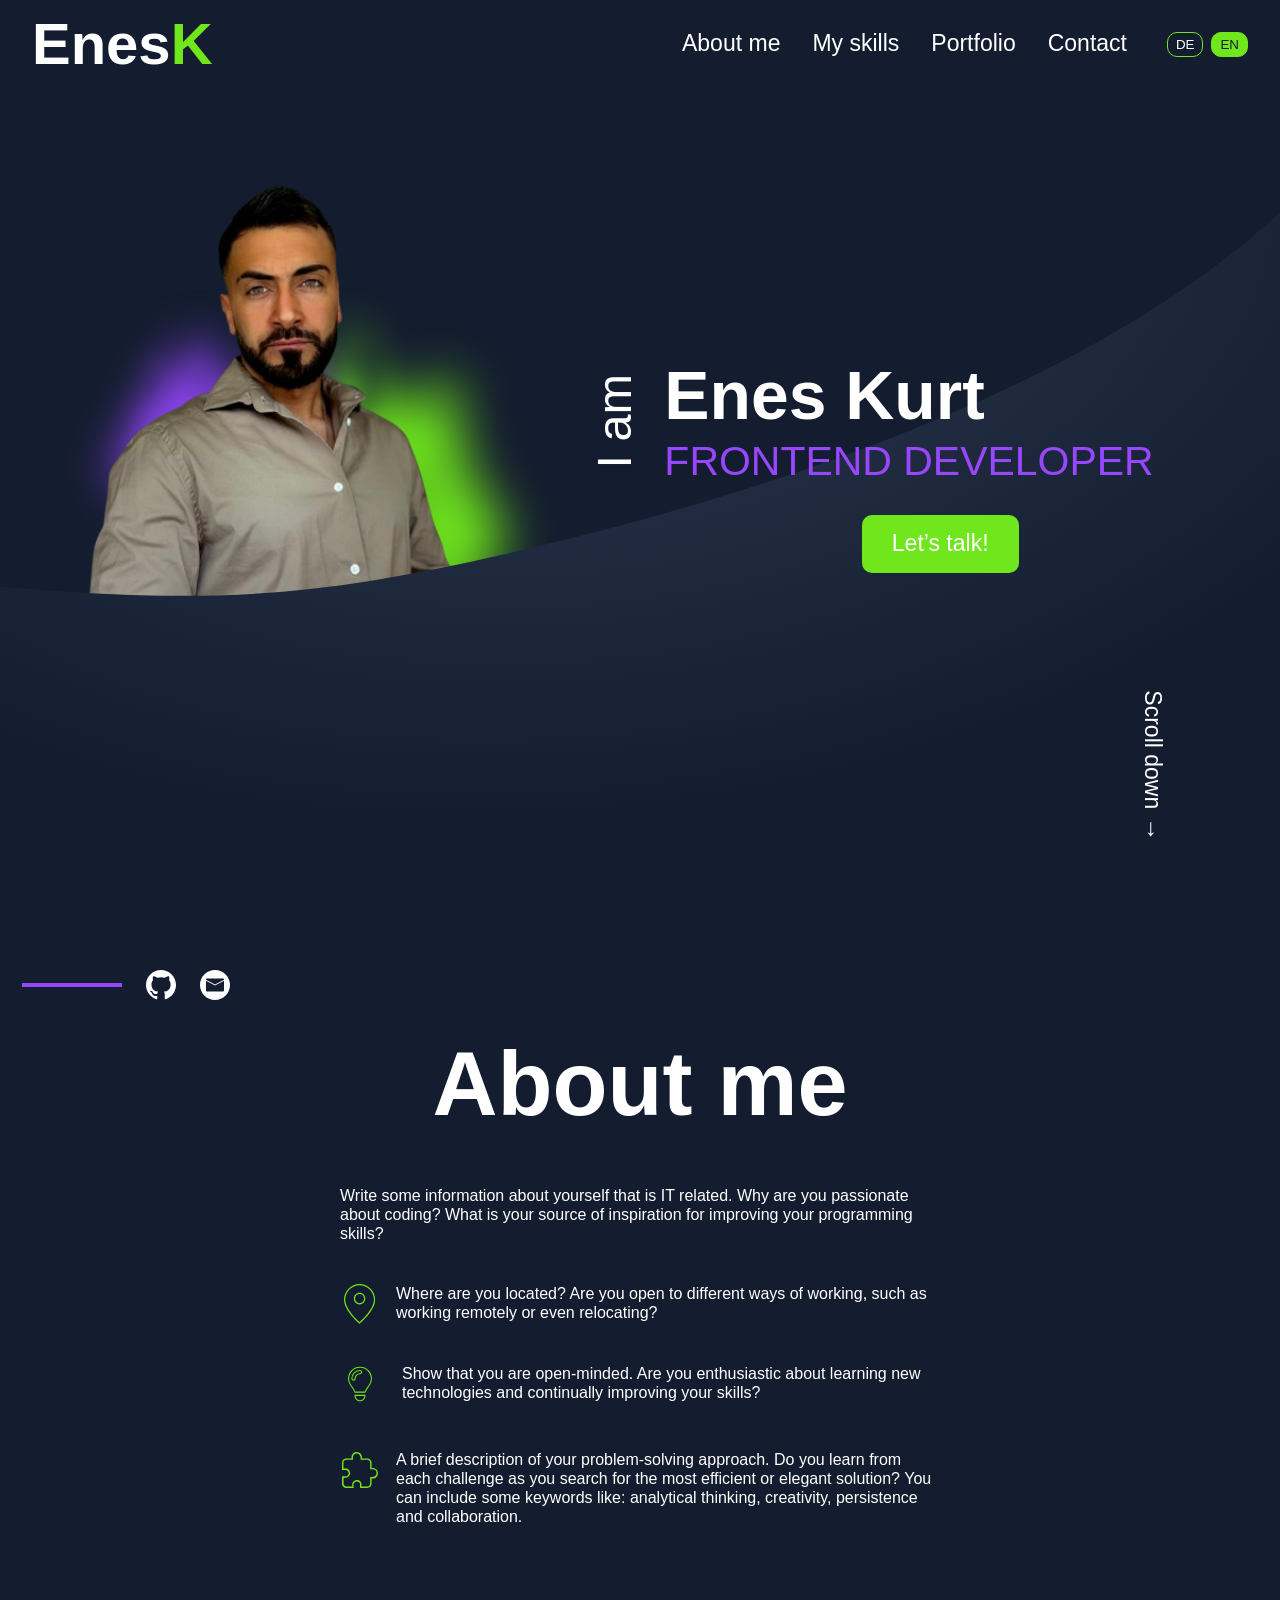
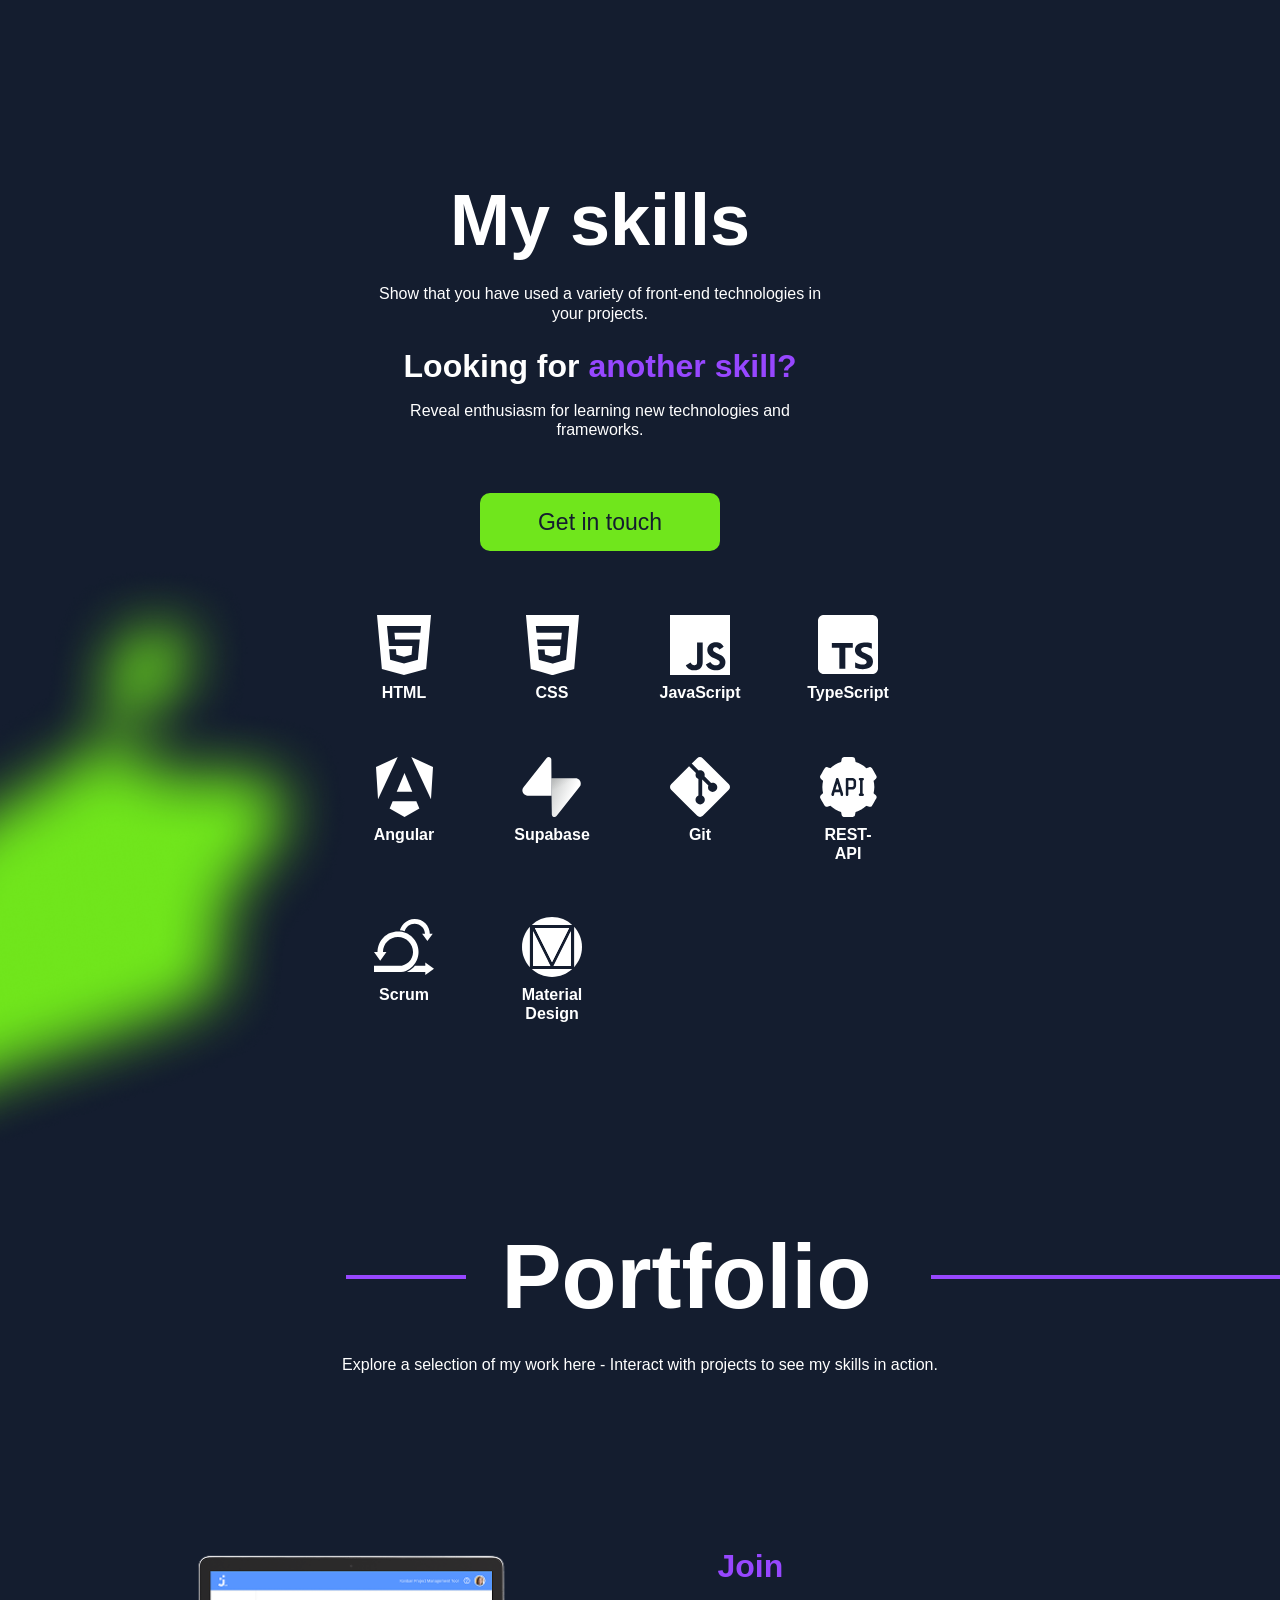
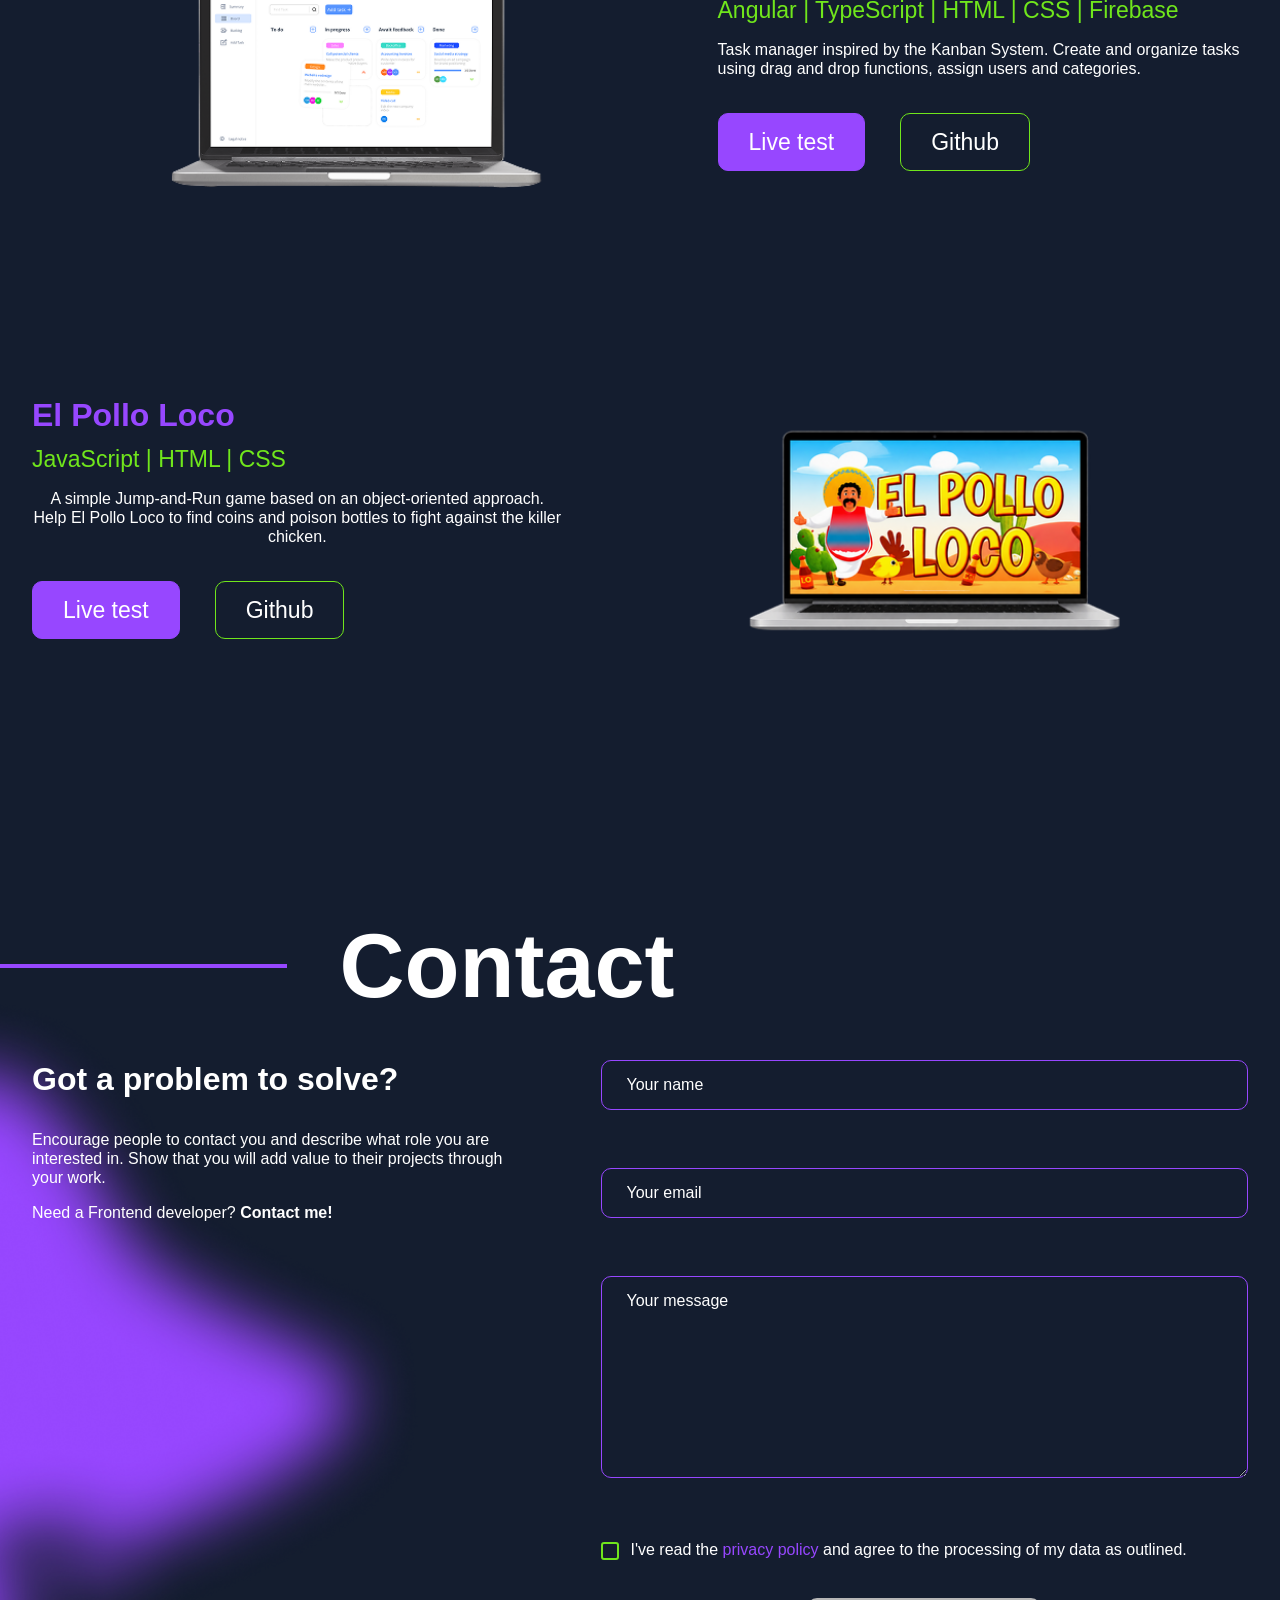
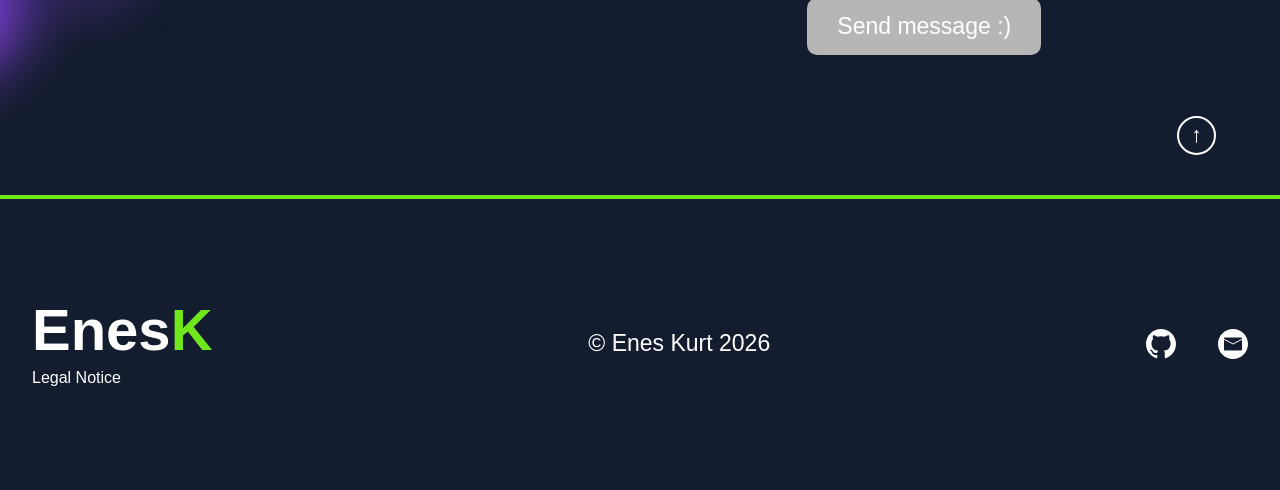
<file: index.html>
<!DOCTYPE html>
<html lang="en" class="language-loading">

<head>
  <meta charset="UTF-8" />
  <meta name="viewport" content="width=device-width, initial-scale=1.0" />

  <title>Enes Kurt | Frontend Developer</title>

  <link rel="icon" type="image/png" href="./assets/img/favicon.png" />

<link
  rel="stylesheet"
  href="https://unpkg.com/aos@2.3.1/dist/aos.css"
/>

<link rel="stylesheet" href="./assets/css/style.css" />
</head>

<body>

    

    
  <!-- HEADER -->
  <header class="navbar">

    <div class="container navbar-container">

      <!-- LOGO -->
      <a href="#top" class="footer-logo">
        Enes<span>K</span>
      </a>

      <!-- BURGER -->
      <button class="burger" id="burger" aria-label="Open menu">
        <span></span>
        <span></span>
        <span></span>
      </button>

      <!-- NAV -->
      <div class="nav-right" id="nav">

        <nav>
         <ul class="nav-list legal-nav-list">

  <li>
    <a href="#about-me" data-de="Über mich" data-en="About me">
      About me
    </a>
  </li>

  <li>
    <a href="#skills" data-de="Meine Skills" data-en="My skills">
      My skills
    </a>
  </li>

  <li>
    <a href="#portfolio" data-de="Portfolio" data-en="Portfolio">
      Portfolio
    </a>
  </li>

  <li>
    <a href="#contact" data-de="Kontakt" data-en="Contact">
      Contact
    </a>
  </li>

</ul>
</nav>

        <!-- LANGUAGE -->
        <div class="language">
          <button id="btn-de" data-lang="de">DE</button>
          <button id="btn-en" data-lang="en" class="active">EN</button>
        </div>

      </div>

    </div>

  </header>

  <!-- MAIN -->
  <main id="top">

 <!-- HERO -->
<section class="hero">

  <!-- WELLE ALS EIGENES ELEMENT -->
  <img
    class="hero-wave"
    src="./assets/img/background.svg"
    alt=""
    aria-hidden="true"
  />

  <div class="container hero-inner">

    <!-- IMAGE -->
    <div class="hero-image">

      <img
        class="hero-shadow"
        src="./assets/img/shadow.jpg"
        alt=""
      />

      <img
        class="hero-photo"
        src="./assets/img/enes.png"
        alt="Enes Kurt"
      />

    </div>

    <!-- TEXT -->
    <div class="hero-content">
 <div class="iam">
  <span data-de="Ich bin" data-en="I am">I am</span>
</div>
      <div class="hero-text">

        <h1>Enes Kurt</h1>

        <h2
          data-de="FRONTEND ENTWICKLER"
          data-en="FRONTEND DEVELOPER"
        >
          FRONTEND DEVELOPER
        </h2>

        <a
          href="#contact"
          class="cta"
          data-de="Lass uns reden!"
          data-en="Let’s talk!"
        >
          Let’s talk!
        </a>

      </div>

    </div>

    <!-- SOCIALS -->
    <div class="hero-socials">

      <div class="hero-line"></div>

      <a
        href="https://github.com/Enes-1905"
        target="_blank"
        rel="noopener noreferrer"
      >
        <img src="./assets/img/githubbutton.svg" alt="GitHub" />
      </a>

      <a href="mailto:kontakt@enes-kurt.de">
        <img src="./assets/img/button.svg" alt="Email" />
      </a>

      
      <a class="hero-email" href="mailto:kontakt@enes-kurt.de">
        kontakt@enes-kurt.de
      </a>

    </div>

    <a href="#about-me" class="scroll-down">

      <span
        class="scroll-text"
        data-de="Runterscrollen"
        data-en="Scroll down"
      >
        Scroll down
      </span>

      <span class="scroll-arrow">
        →
      </span>

    </a>

  </div>

</section>


<!-- ABOUT -->
<section
  id="about-me"
  class="about-section"
  data-aos="fade-up"
>

  <div class="container about-content">

    <!-- TEXT -->
    <div class="about-text">

      <h2 data-de="Über mich" data-en="About me">
        About me
      </h2>

      <p class="about-intro">
        Write some information about yourself that is IT related. Why are you
        passionate about coding? What is your source of inspiration for improving
        your programming skills?
      </p>

      <div class="about-info">
        <img
          class="about-icon about-icon-location"
          src="./assets/img/location.svg"
          alt=""
        />

        <p>
          Where are you located? Are you open to different ways of working,
          such as working remotely or even relocating?
        </p>
      </div>

      <div class="about-info">
        <img
          class="about-icon about-icon-bulb"
          src="./assets/img/bulb.svg"
          alt=""
        />

        <p>
          Show that you are open-minded. Are you enthusiastic about learning
          new technologies and continually improving your skills?
        </p>
      </div>

      <div class="about-info">
        <img
          class="about-icon about-icon-puzzle"
          src="./assets/img/vector.svg"
          alt=""
        />

        <p>
          A brief description of your problem-solving approach. Do you learn
          from each challenge as you search for the most efficient or elegant
          solution? You can include some keywords like: analytical thinking,
          creativity, persistence and collaboration.
        </p>
      </div>

    </div>

    <!-- IMAGE -->
    <div class="about-image-wrapper">
      <div class="about-circle">
        <img
          src="./assets/img/enessss.jpg"
          alt="Enes Kurt"
        />
      </div>

      <div class="about-line"></div>
    </div>

  </div>

</section>

<!-- SKILLS -->
<section
  id="skills"
  class="skills-section"
  data-aos="fade-up"
>

  <div class="container skills-content">

    <!-- ICONS -->
    <div class="skills-icons">

      <div class="skill-item">
        <img src="./assets/img/html.svg" alt="HTML" />
        <span>HTML</span>
      </div>

      <div class="skill-item">
        <img src="./assets/img/css.svg" alt="CSS" />
        <span>CSS</span>
      </div>

      <div class="skill-item">
        <img src="./assets/img/js.svg" alt="JavaScript" />
        <span>JavaScript</span>
      </div>

      <div class="skill-item">
        <img src="./assets/img/type.svg" alt="TypeScript" />
        <span>TypeScript</span>
      </div>

      <div class="skill-item">
        <img src="./assets/img/angular.svg" alt="Angular" />
        <span>Angular</span>
      </div>

      <div class="skill-item">
        <img src="./assets/img/supabase.svg" alt="Supabase" />
        <span>Supabase</span>
      </div>

      <div class="skill-item">
        <img src="./assets/img/git.svg" alt="Git" />
        <span>Git</span>
      </div>

      <div class="skill-item">
        <img src="./assets/img/api.svg" alt="REST-API" />
        <span>REST-API</span>
      </div>

      <div class="skill-item">
        <img src="./assets/img/scrum.svg" alt="Scrum" />
        <span>Scrum</span>
      </div>

      <div class="skill-item">
        <img src="./assets/img/material.svg" alt="Material Design" />
        <span>Material Design</span>
      </div>

     

    </div>

    

    <!-- RIGHT -->
    <div class="skills-right">

      <!-- TITLE -->
      <div class="skills-heading">

        <h2
          data-de="Meine Fähigkeiten"
          data-en="My skills"
        >
          My skills
        </h2>

        <div class="skills-purple-line"></div>

      </div>

      <!-- TEXT -->
      <div class="skills-text-wrapper">

        <p class="skills-description">
          Show that you have used a variety of front-end technologies in your projects.
        </p>

        <div class="skills-question">

          <h3>
            Looking for <span>another skill?</span>
          </h3>

          <p>
            Reveal enthusiasm for learning new technologies and frameworks.
          </p>

        </div>

        <a
          href="#contact"
          class="cta skills-btn"
          data-de="Kontakt aufnehmen"
          data-en="Get in touch"
        >
          Get in touch
        </a>

      </div>

    </div>

  </div>

</section>
<!-- PORTFOLIO -->
<section id="portfolio" class="portfolio-section">

  <!-- TITLE AUSSERHALB DES CONTAINERS -->
<div
  class="portfolio-header"
  data-aos="fade-up"
>

    <div class="portfolio-line-left"></div>

    <h2 class="portfolio-title">
      Portfolio
    </h2>

    <div class="portfolio-line-right"></div>

  </div>

  <!-- AB HIER BLEIBT ALLES IM CONTAINER -->
  <div class="container portfolio-content">

    <p
  class="portfolio-description"
  data-aos="fade-up"
      data-de="Entdecke hier eine Auswahl meiner Projekte – Interagiere mit ihnen und erhalte einen Einblick in meine Fähigkeiten."
      data-en="Explore a selection of my work here - Interact with projects to see my skills in action."
    >
      Explore a selection of my work here - Interact with projects to see my skills in action.
    </p>

    <!-- PROJECT 1 -->
    <div
  class="portfolio-project"
  data-aos="fade-up"
>

      <div class="project-image">
        <img
          src="./assets/img/join.jpg"
          alt="Join project"
        />
      </div>

      <div class="project-content">

        <h3>Join</h3>

        <p class="project-tech">
          Angular | TypeScript | HTML | CSS | Firebase
        </p>

        <p class="project-description">
          Task manager inspired by the Kanban System. Create and organize tasks using drag and drop functions, assign users and categories.
        </p>

        <div class="project-buttons">

          <a
            href="https://join.enes-kurt.de/login.html"
            target="_blank"
            rel="noopener noreferrer"
            class="project-btn live-btn"
          >
            Live test
          </a>

          <a
            href="https://github.com/Enes-1905/join"
            target="_blank"
            rel="noopener noreferrer"
            class="project-btn github-btn"
          >
            Github
          </a>

        </div>

      </div>

    </div>

    <!-- PROJECT 2 -->
    <div
  class="portfolio-project portfolio-project-reverse"
  data-aos="fade-up"
>

      <div class="project-content project-content-right">

        <h3>El Pollo Loco</h3>

        <p class="project-tech">
          JavaScript | HTML | CSS
        </p>

        <p class="project-description">
          A simple Jump-and-Run game based on an object-oriented approach. Help El Pollo Loco to find coins and poison bottles to fight against the killer chicken.
        </p>

        <div class="project-buttons">

          <a
            href="https://el-pollo-loco.enes-kurt.de/"
            target="_blank"
            rel="noopener noreferrer"
            class="project-btn live-btn"
          >
            Live test
          </a>

          <a
            href="https://github.com/Enes-1905/el_pollo_loco"
            target="_blank"
            rel="noopener noreferrer"
            class="project-btn github-btn"
          >
            Github
          </a>

        </div>

      </div>

      <div class="project-image project-image-elpoloco">
        <img
          src="./assets/img/elpoloco.jpg"
          alt="El Pollo Loco project"
        />
      </div>

    </div>

  </div>

</section>

<!-- CONTACT -->
<section
  id="contact"
  class="contact-section"
  data-aos="fade-up"
>

  <div class="container">

    <div class="contact-heading">
      <div class="contact-line"></div>

      <h2 data-de="Kontakt" data-en="Contact">
        Contact
      </h2>
    </div>

    <div class="contact-content">

      <div class="contact-left">

        <h3
          data-de="Hast du ein Problem zu lösen?"
          data-en="Got a problem to solve?"
        >
          Got a problem to solve?
        </h3>

        <p
          class="contact-description"
          data-de="Kontaktiere mich und beschreibe, welche Rolle du suchst. Ich zeige dir, wie ich durch meine Arbeit Mehrwert für dein Projekt schaffen kann."
          data-en="Encourage people to contact you and describe what role you are interested in. Show that you will add value to their projects through your work."
        >
          Encourage people to contact you and describe what role you are interested in. Show that you will add value to their projects through your work.
        </p>

        <p class="contact-highlight">
          Need a Frontend developer? <span>Contact me!</span>
        </p>

      </div>


      <form id="contact-form" class="contact-form" novalidate>

        <div class="input-group">

          <input
            type="text"
            name="name"
            id="name"
            placeholder="Your name"
            required
          />

          <span class="error-message" id="name-error"></span>

        </div>


        <div class="input-group">

          <input
            type="email"
            name="email"
            id="email"
            placeholder="Your email"
            required
          />

          <span class="error-message" id="email-error"></span>

        </div>


        <div class="input-group">

          <textarea
            name="message"
            id="message"
            placeholder="Your message"
            minlength="10"
            required
          ></textarea>

          <span class="error-message" id="message-error"></span>

        </div>


        <div class="privacy-wrapper">

          <label class="privacy-label">

            <input type="checkbox" required />

            <span class="custom-checkbox"></span>

            <span class="privacy-text">
              I've read the
              <a href="./privacypolicy.html" class="privacy-link">
                Privacy Policy
              </a>
              and agree to the processing of my data as outlined.
            </span>

            <span class="error-message" id="privacy-error"></span>

          </label>

        </div>


        <button type="submit" class="contact-btn">
          Send message :)
        </button>

      </form>


      <a href="#top" class="go-up-button" aria-label="Scroll to top">
        ↑
      </a>

    </div>

  </div>

</section>

<!-- FOOTER -->
<footer class="footer-section">
  <div class="container footer-content">

    <div class="footer-left">
      <a href="#top" class="footer-logo">
        Enes<span>K</span>
      </a>

      <div class="footer-links">
        <a href="./impressum.html" class="footer-legal">
          Legal Notice
        </a>

        
      </div>
    </div>

    <p class="footer-copyright">
      © Enes Kurt 2026
    </p>

    <div class="footer-socials">
      <a
        href="https://github.com/Enes-1905"
        target="_blank"
        rel="noopener noreferrer"
      >
        <img src="./assets/img/githubbutton.svg" alt="GitHub" />
      </a>

      <a href="mailto:kontakt@enes-kurt.de">
        <img src="./assets/img/button.svg" alt="E-Mail" />
      </a>


    </div>

  </div>
</footer>

<script src="https://unpkg.com/aos@2.3.1/dist/aos.js"></script>

<script src="./assets/js/main.js"></script>

<script>
  AOS.init({
    duration: 700,
    easing: 'ease-out',
    once: true,
    offset: 100
  });
</script>

</body>
</html>
</file>
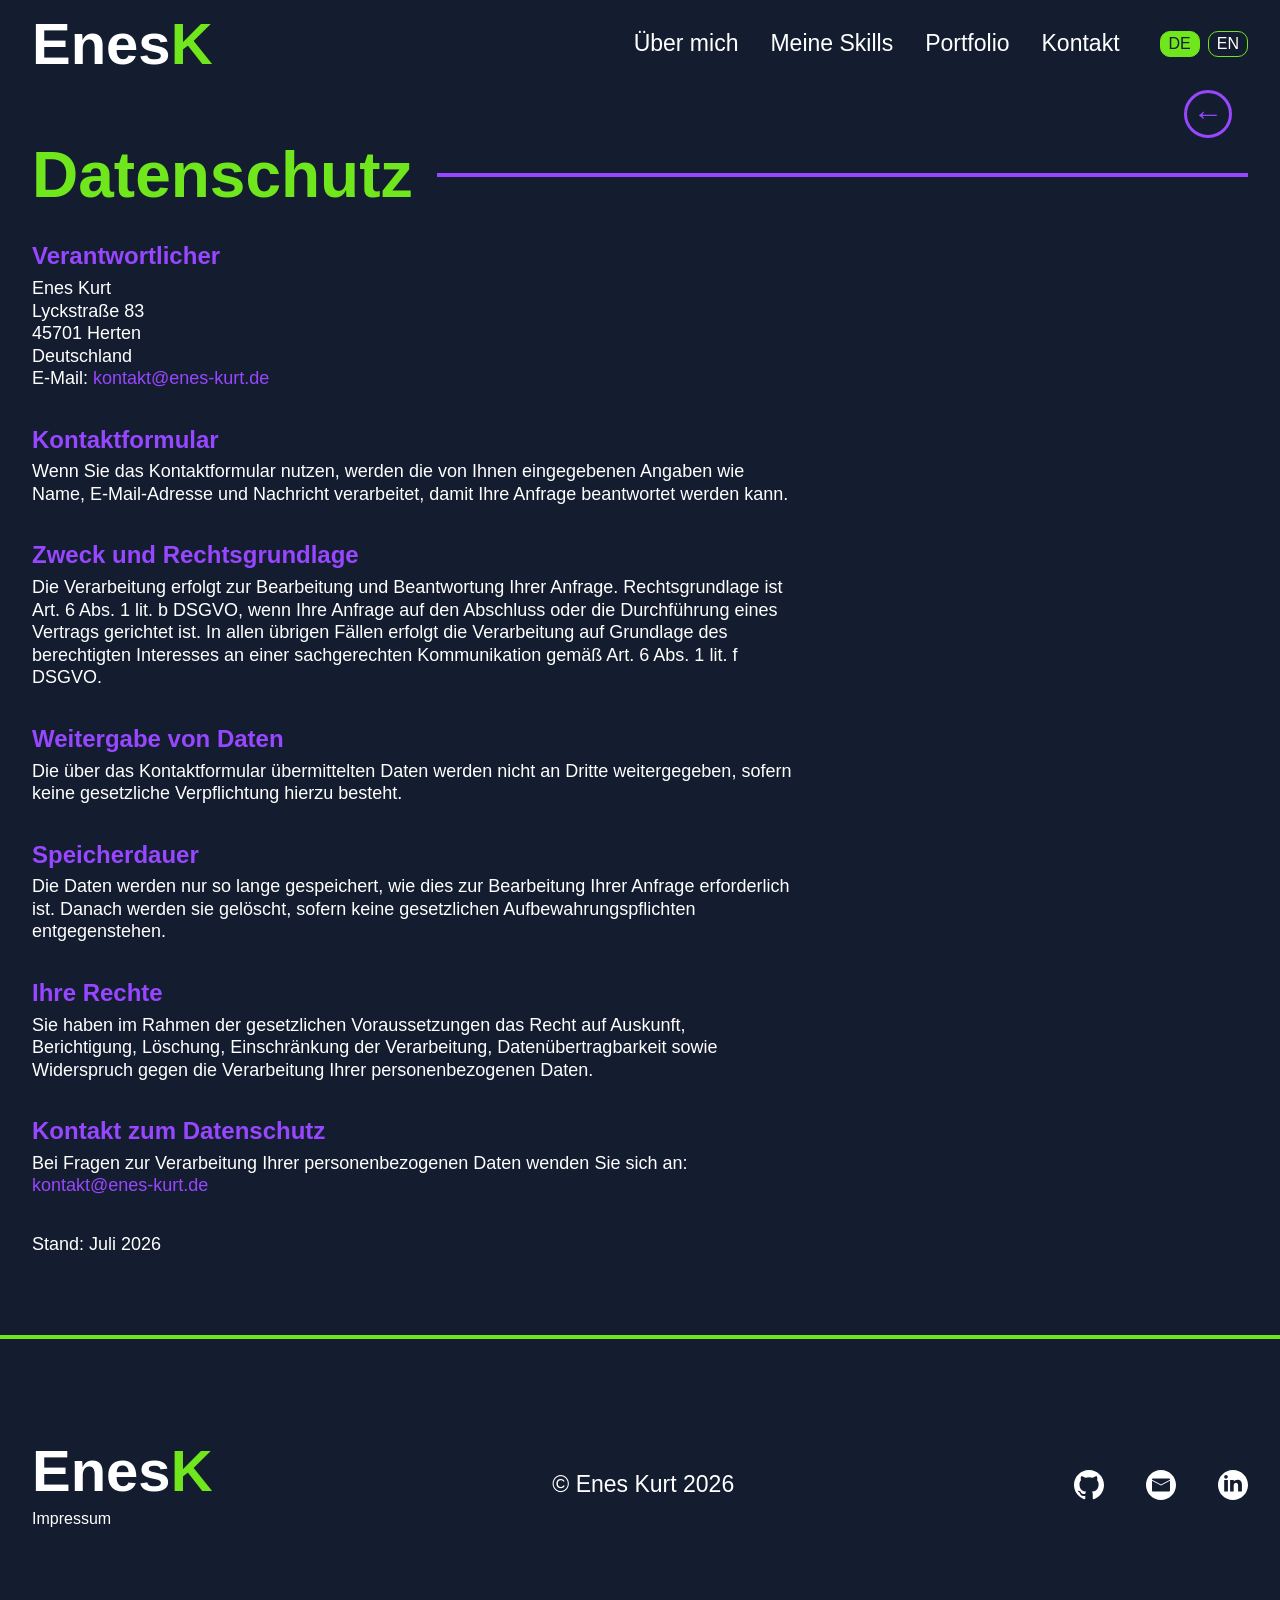
<file: datenschutz.html>
<!DOCTYPE html>
<html lang="de">
<head>
  <meta charset="UTF-8" />
  <meta name="viewport" content="width=device-width, initial-scale=1.0" />

  <title>Datenschutz | Enes Kurt</title>

  <link rel="icon" type="image/png" href="./assets/img/favicon.png" />
  <link rel="stylesheet" href="./assets/css/style.css" />
</head>

<body>
  <header class="navbar">
    <div class="container navbar-container">

      <a href="./index.html#top" class="footer-logo">
        Enes<span>K</span>
      </a>

      <button
        class="burger"
        id="burger"
        aria-label="Menü öffnen"
        aria-expanded="false"
      >
        <span></span>
        <span></span>
        <span></span>
      </button>

      <div class="nav-right" id="nav">
        <nav aria-label="Hauptnavigation">
          <ul class="nav-list legal-nav-list">
            <li><a href="./index.html#about-me">Über mich</a></li>
            <li><a href="./index.html#skills">Meine Skills</a></li>
            <li><a href="./index.html#portfolio">Portfolio</a></li>
            <li><a href="./index.html#contact">Kontakt</a></li>
          </ul>
        </nav>

        <div class="language" aria-label="Sprache wählen">
          <a
            href="./datenschutz.html"
            class="language-link active"
            aria-current="page"
          >
            DE
          </a>

          <a href="./privacypolicy.html" class="language-link">
            EN
          </a>
        </div>
      </div>
    </div>
  </header>


  <main class="legal-page legal-notice-page">
    <div class="container legal-content">

      <a
        href="./index.html"
        class="legal-back"
        aria-label="Zurück zum Portfolio"
      >
        ←
      </a>

      <div class="legal-heading">
        <h1>Datenschutz</h1>
        <span
          class="legal-heading-line"
          aria-hidden="true"
        ></span>
      </div>

      <div class="legal-copy">

        <section>
          <h2>Verantwortlicher</h2>

          <address>
            Enes Kurt<br />
            Lyckstraße 83<br />
            45701 Herten<br />
            Deutschland
          </address>

          <p>
            E-Mail:
            <a href="mailto:kontakt@enes-kurt.de">
              kontakt@enes-kurt.de
            </a>
          </p>
        </section>

        <section>
          <h2>Kontaktformular</h2>
          <p>
            Wenn Sie das Kontaktformular nutzen, werden die von Ihnen eingegebenen
            Angaben wie Name, E-Mail-Adresse und Nachricht verarbeitet, damit Ihre
            Anfrage beantwortet werden kann.
          </p>
        </section>

        <section>
          <h2>Zweck und Rechtsgrundlage</h2>
          <p>
            Die Verarbeitung erfolgt zur Bearbeitung und Beantwortung Ihrer Anfrage.
            Rechtsgrundlage ist Art. 6 Abs. 1 lit. b DSGVO, wenn Ihre Anfrage auf den
            Abschluss oder die Durchführung eines Vertrags gerichtet ist. In allen
            übrigen Fällen erfolgt die Verarbeitung auf Grundlage des berechtigten
            Interesses an einer sachgerechten Kommunikation gemäß Art. 6 Abs. 1 lit. f DSGVO.
          </p>
        </section>

        <section>
          <h2>Weitergabe von Daten</h2>
          <p>
            Die über das Kontaktformular übermittelten Daten werden nicht an Dritte
            weitergegeben, sofern keine gesetzliche Verpflichtung hierzu besteht.
          </p>
        </section>

        <section>
          <h2>Speicherdauer</h2>
          <p>
            Die Daten werden nur so lange gespeichert, wie dies zur Bearbeitung Ihrer
            Anfrage erforderlich ist. Danach werden sie gelöscht, sofern keine gesetzlichen
            Aufbewahrungspflichten entgegenstehen.
          </p>
        </section>

        <section>
          <h2>Ihre Rechte</h2>
          <p>
            Sie haben im Rahmen der gesetzlichen Voraussetzungen das Recht auf Auskunft,
            Berichtigung, Löschung, Einschränkung der Verarbeitung, Datenübertragbarkeit
            sowie Widerspruch gegen die Verarbeitung Ihrer personenbezogenen Daten.
          </p>
        </section>

        <section>
          <h2>Kontakt zum Datenschutz</h2>
          <p>
            Bei Fragen zur Verarbeitung Ihrer personenbezogenen Daten wenden Sie sich an:
            <a href="mailto:kontakt@enes-kurt.de">
              kontakt@enes-kurt.de
            </a>
          </p>
        </section>

        <p class="legal-note">
          Stand: Juli 2026
        </p>

      </div>
    </div>
  </main>


  <footer class="footer-section">
    <div class="container footer-content">

      <div class="footer-left">

        <a href="./index.html#top" class="footer-logo">
          Enes<span>K</span>
        </a>

        <div class="footer-links">
          <a href="./impressum.html" class="footer-legal">
            Impressum
          </a>
        </div>

      </div>

      <p class="footer-copyright">
        © Enes Kurt 2026
      </p>

      <div class="footer-socials">

        <a
          href="https://github.com/Enes-1905"
          target="_blank"
          rel="noopener noreferrer"
        >
          <img
            src="./assets/img/githubbutton.svg"
            alt="GitHub"
          />
        </a>

        <a href="mailto:kontakt@enes-kurt.de">
          <img
            src="./assets/img/button.svg"
            alt="E-Mail"
          />
        </a>

        <a
          href="https://linkedin.com/"
          target="_blank"
          rel="noopener noreferrer"
        >
          <img
            src="./assets/img/linkedbutton.svg"
            alt="LinkedIn"
          />
        </a>

      </div>

    </div>
  </footer>


  <script src="./assets/js/main.js"></script>
</body>
</html>
</file>
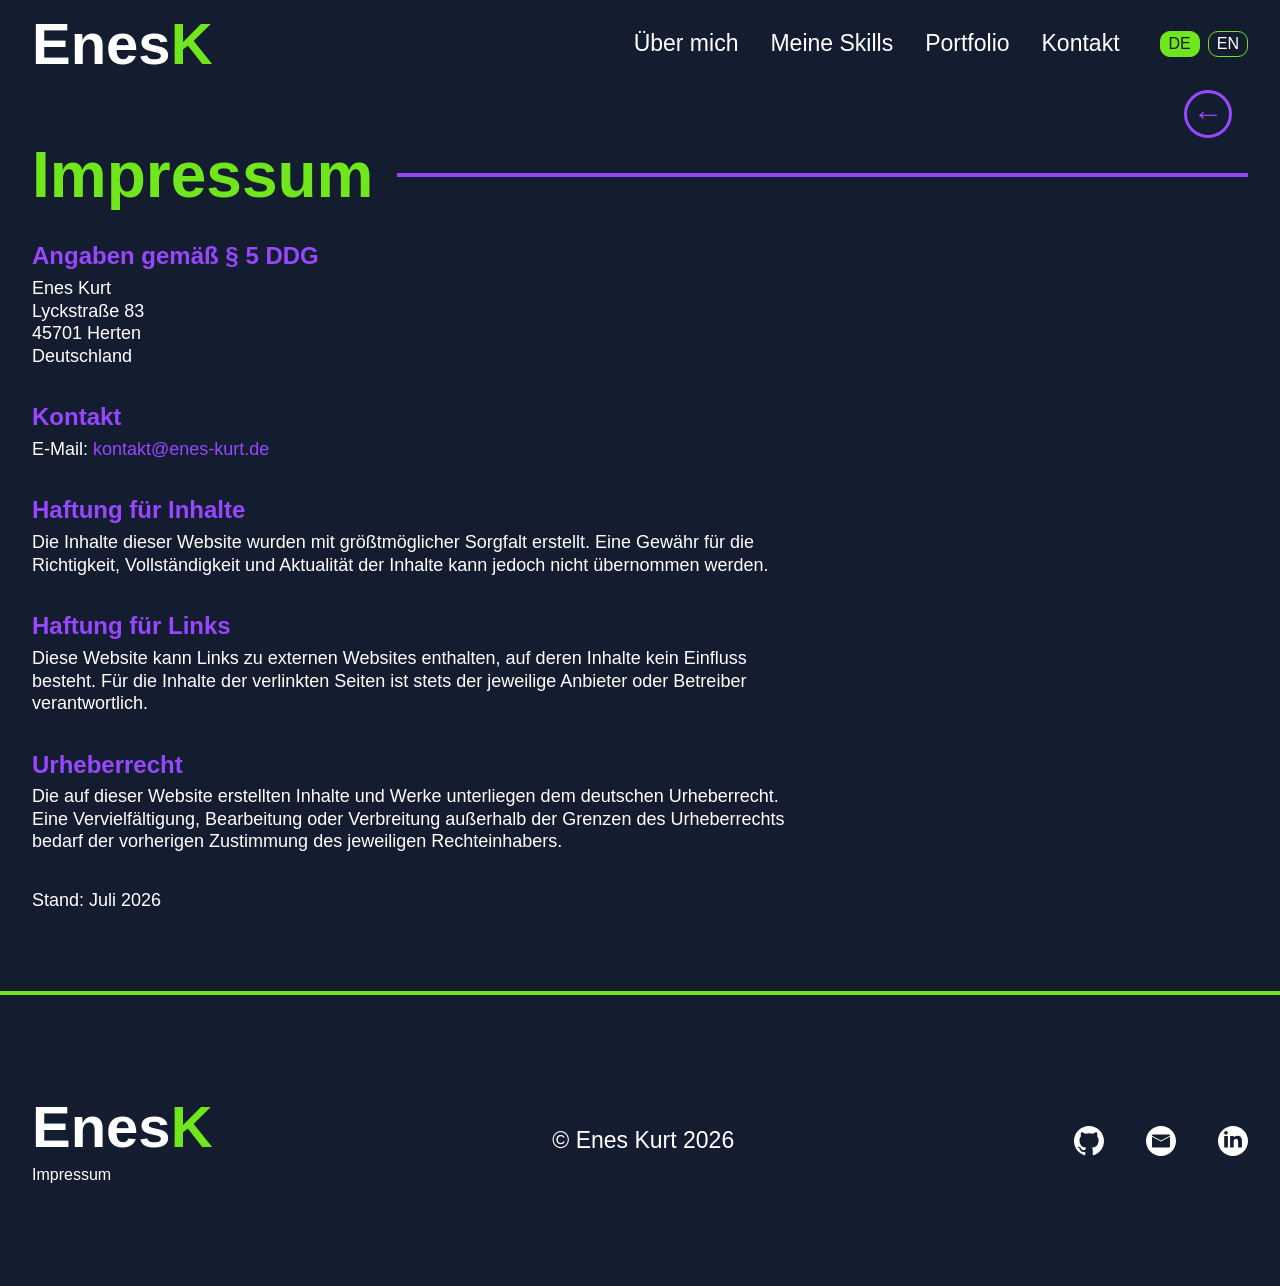
<file: impressum.html>
<!DOCTYPE html>
<html lang="de">
<head>
  <meta charset="UTF-8" />
  <meta name="viewport" content="width=device-width, initial-scale=1.0" />

  <title>Impressum | Enes Kurt</title>

  <link rel="icon" type="image/png" href="./assets/img/favicon.png" />
  <link rel="stylesheet" href="./assets/css/style.css" />
</head>

<body>
  <header class="navbar">
    <div class="container navbar-container">

      <a href="./index.html#top" class="footer-logo">
        Enes<span>K</span>
      </a>

      <button
        class="burger"
        id="burger"
        aria-label="Menü öffnen"
        aria-expanded="false"
      >
        <span></span>
        <span></span>
        <span></span>
      </button>

      <div class="nav-right" id="nav">
        <nav aria-label="Hauptnavigation">
          <ul class="nav-list legal-nav-list">
            <li><a href="./index.html#about-me">Über mich</a></li>
            <li><a href="./index.html#skills">Meine Skills</a></li>
            <li><a href="./index.html#portfolio">Portfolio</a></li>
            <li><a href="./index.html#contact">Kontakt</a></li>
          </ul>
        </nav>

        <div class="language" aria-label="Sprache wählen">
          <a
            href="./impressum.html"
            class="language-link active"
            aria-current="page"
          >
            DE
          </a>

          <a href="./legalnotice.html" class="language-link">
            EN
          </a>
        </div>
      </div>
    </div>
  </header>


  <main class="legal-page legal-notice-page">
    <div class="container legal-content">

      <a
        href="./index.html"
        class="legal-back"
        aria-label="Zurück zum Portfolio"
      >
        ←
      </a>

      <div class="legal-heading">
        <h1>Impressum</h1>
        <span
          class="legal-heading-line"
          aria-hidden="true"
        ></span>
      </div>

      <div class="legal-copy">

        <section>
          <h2>Angaben gemäß § 5 DDG</h2>
          <address>
            Enes Kurt<br />
            Lyckstraße 83<br />
            45701 Herten<br />
            Deutschland
          </address>
        </section>

        <section>
          <h2>Kontakt</h2>
          <p>
            E-Mail:
            <a href="mailto:kontakt@enes-kurt.de">
              kontakt@enes-kurt.de
            </a>
          </p>
        </section>

        <section>
          <h2>Haftung für Inhalte</h2>
          <p>
            Die Inhalte dieser Website wurden mit größtmöglicher Sorgfalt erstellt.
            Eine Gewähr für die Richtigkeit, Vollständigkeit und Aktualität der Inhalte
            kann jedoch nicht übernommen werden.
          </p>
        </section>

        <section>
          <h2>Haftung für Links</h2>
          <p>
            Diese Website kann Links zu externen Websites enthalten, auf deren Inhalte
            kein Einfluss besteht. Für die Inhalte der verlinkten Seiten ist stets der
            jeweilige Anbieter oder Betreiber verantwortlich.
          </p>
        </section>

        <section>
          <h2>Urheberrecht</h2>
          <p>
            Die auf dieser Website erstellten Inhalte und Werke unterliegen dem deutschen
            Urheberrecht. Eine Vervielfältigung, Bearbeitung oder Verbreitung außerhalb
            der Grenzen des Urheberrechts bedarf der vorherigen Zustimmung des jeweiligen
            Rechteinhabers.
          </p>
        </section>

        <p class="legal-note">
          Stand: Juli 2026
        </p>

      </div>
    </div>
  </main>


  <footer class="footer-section">
    <div class="container footer-content">

      <div class="footer-left">

        <a href="./index.html#top" class="footer-logo">
          Enes<span>K</span>
        </a>

        <div class="footer-links">
          <a href="./impressum.html" class="footer-legal">
            Impressum
          </a>
        </div>

      </div>

      <p class="footer-copyright">
        © Enes Kurt 2026
      </p>

      <div class="footer-socials">

        <a
          href="https://github.com/Enes-1905"
          target="_blank"
          rel="noopener noreferrer"
        >
          <img
            src="./assets/img/githubbutton.svg"
            alt="GitHub"
          />
        </a>

        <a href="mailto:kontakt@enes-kurt.de">
          <img
            src="./assets/img/button.svg"
            alt="E-Mail"
          />
        </a>

        <a
          href="https://linkedin.com/"
          target="_blank"
          rel="noopener noreferrer"
        >
          <img
            src="./assets/img/linkedbutton.svg"
            alt="LinkedIn"
          />
        </a>

      </div>

    </div>
  </footer>


  <script src="./assets/js/main.js"></script>
</body>
</html>
</file>
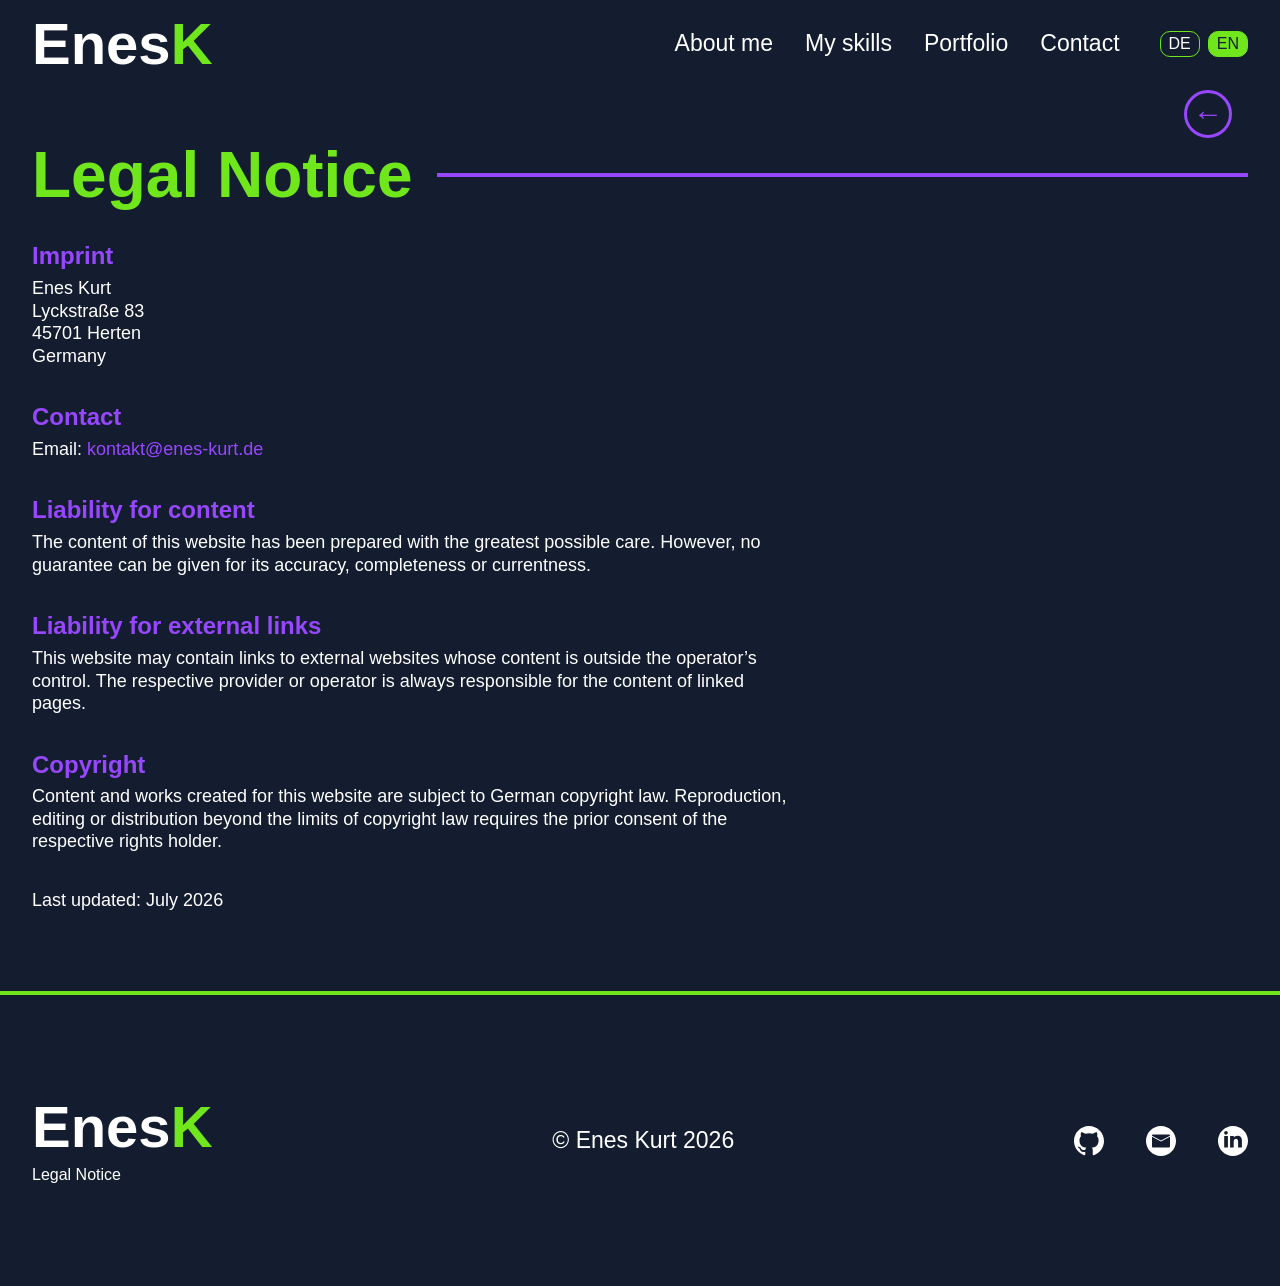
<file: legalnotice.html>
<!DOCTYPE html>
<html lang="en">
<head>
  <meta charset="UTF-8" />
  <meta name="viewport" content="width=device-width, initial-scale=1.0" />

  <title>Legal Notice | Enes Kurt</title>

  <link rel="icon" type="image/png" href="./assets/img/favicon.png" />
  <link rel="stylesheet" href="./assets/css/style.css" />
</head>

<body>
  <header class="navbar">
    <div class="container navbar-container">

      <a href="./index.html#top" class="footer-logo">
        Enes<span>K</span>
      </a>

      <button
        class="burger"
        id="burger"
        aria-label="Open menu"
        aria-expanded="false"
      >
        <span></span>
        <span></span>
        <span></span>
      </button>

      <div class="nav-right" id="nav">
        <nav aria-label="Main navigation">
          <ul class="nav-list legal-nav-list">
            <li><a href="./index.html#about-me">About me</a></li>
            <li><a href="./index.html#skills">Skills</a></li>
            <li><a href="./index.html#portfolio">Portfolio</a></li>
            <li><a href="./index.html#contact">Contact</a></li>
          </ul>
        </nav>

        <div class="language" aria-label="Choose language">
          <a href="./impressum.html" class="language-link">
            DE
          </a>

          <a
            href="./legalnotice.html"
            class="language-link active"
            aria-current="page"
          >
            EN
          </a>
        </div>
      </div>
    </div>
  </header>


  <main class="legal-page legal-notice-page">
    <div class="container legal-content">

      <a
        href="./index.html"
        class="legal-back"
        aria-label="Back to portfolio"
      >
        ←
      </a>

      <div class="legal-heading">
        <h1>Legal Notice</h1>
        <span
          class="legal-heading-line"
          aria-hidden="true"
        ></span>
      </div>

      <div class="legal-copy">

        <section>
          <h2>Imprint</h2>
          <p>
            Enes Kurt<br />
            Lyckstraße 83<br />
            45701 Herten<br />
            Germany
          </p>
        </section>

        <section>
          <h2>Contact</h2>
          <p>
            Email:
            <a href="mailto:kontakt@enes-kurt.de">
              kontakt@enes-kurt.de
            </a>
          </p>
        </section>

        <section>
          <h2>Liability for content</h2>
          <p>
            The content of this website has been prepared with the greatest
            possible care. However, no guarantee can be given for its accuracy,
            completeness or currentness.
          </p>
        </section>

        <section>
          <h2>Liability for external links</h2>
          <p>
            This website may contain links to external websites whose content is
            outside the operator’s control. The respective provider or operator
            is always responsible for the content of linked pages.
          </p>
        </section>

        <section>
          <h2>Copyright</h2>
          <p>
            Content and works created for this website are subject to German
            copyright law. Reproduction, editing or distribution beyond the
            limits of copyright law requires the prior consent of the respective
            rights holder.
          </p>
        </section>

        <p class="legal-note">
          Last updated: July 2026
        </p>

      </div>
    </div>
  </main>


  <footer class="footer-section">
    <div class="container footer-content">

      <div class="footer-left">

        <a href="./index.html#top" class="footer-logo">
          Enes<span>K</span>
        </a>

        <div class="footer-links">
          <a href="./legalnotice.html" class="footer-legal">
            Legal Notice
          </a>
        </div>

      </div>

      <p class="footer-copyright">
        © Enes Kurt 2026
      </p>

      <div class="footer-socials">

        <a
          href="https://github.com/Enes-1905"
          target="_blank"
          rel="noopener noreferrer"
        >
          <img
            src="./assets/img/githubbutton.svg"
            alt="GitHub"
          />
        </a>

        <a href="mailto:kontakt@enes-kurt.de">
          <img
            src="./assets/img/button.svg"
            alt="Email"
          />
        </a>

        <a
          href="https://linkedin.com/"
          target="_blank"
          rel="noopener noreferrer"
        >
          <img
            src="./assets/img/linkedbutton.svg"
            alt="LinkedIn"
          />
        </a>

      </div>

    </div>
  </footer>


  <script src="./assets/js/main.js"></script>
</body>
</html>
</file>
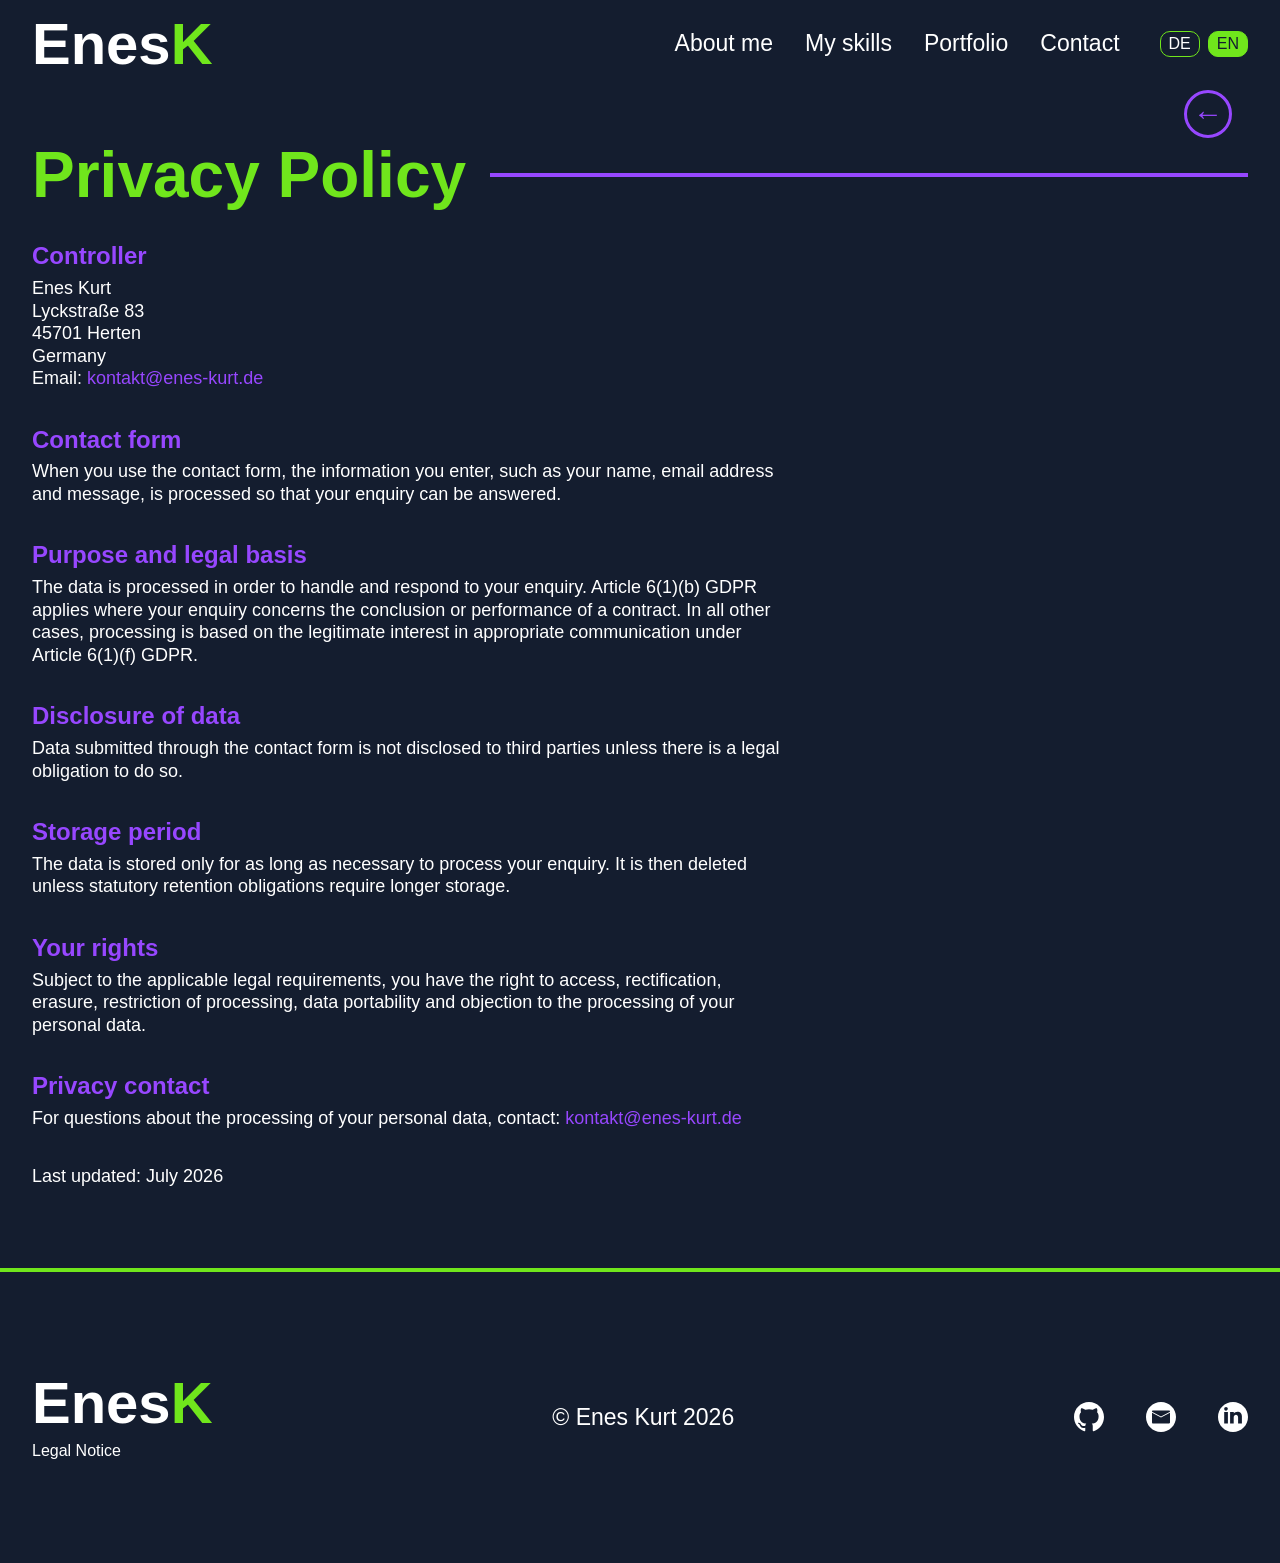
<file: privacypolicy.html>
<!DOCTYPE html>
<html lang="en">
<head>
  <meta charset="UTF-8" />
  <meta name="viewport" content="width=device-width, initial-scale=1.0" />

  <title>Privacy Policy | Enes Kurt</title>

  <link rel="icon" type="image/png" href="./assets/img/favicon.png" />
  <link rel="stylesheet" href="./assets/css/style.css" />
</head>

<body>
  <header class="navbar">
    <div class="container navbar-container">

      <a href="./index.html#top" class="footer-logo">
        Enes<span>K</span>
      </a>

      <button
        class="burger"
        id="burger"
        aria-label="Open menu"
        aria-expanded="false"
      >
        <span></span>
        <span></span>
        <span></span>
      </button>

      <div class="nav-right" id="nav">
        <nav aria-label="Main navigation">
          <ul class="nav-list legal-nav-list">
            <li><a href="./index.html#about-me">About me</a></li>
            <li><a href="./index.html#skills">My Skills</a></li>
            <li><a href="./index.html#portfolio">Portfolio</a></li>
            <li><a href="./index.html#contact">Contact</a></li>
          </ul>
        </nav>

        <div class="language" aria-label="Choose language">
          <a href="./datenschutz.html" class="language-link">
            DE
          </a>

          <a
            href="./privacypolicy.html"
            class="language-link active"
            aria-current="page"
          >
            EN
          </a>
        </div>
      </div>
    </div>
  </header>


  <main class="legal-page legal-notice-page">
    <div class="container legal-content">

      <a
        href="./index.html"
        class="legal-back"
        aria-label="Back to portfolio"
      >
        ←
      </a>

      <div class="legal-heading">
        <h1>Privacy Policy</h1>
        <span
          class="legal-heading-line"
          aria-hidden="true"
        ></span>
      </div>

      <div class="legal-copy">

        <section>
          <h2>Controller</h2>

          <address>
            Enes Kurt<br />
            Lyckstraße 83<br />
            45701 Herten<br />
            Germany
          </address>

          <p>
            Email:
            <a href="mailto:kontakt@enes-kurt.de">
              kontakt@enes-kurt.de
            </a>
          </p>
        </section>

        <section>
          <h2>Contact form</h2>
          <p>
            When you use the contact form, the information you enter, such as your name,
            email address and message, is processed so that your enquiry can be answered.
          </p>
        </section>

        <section>
          <h2>Purpose and legal basis</h2>
          <p>
            The data is processed in order to handle and respond to your enquiry.
            Article 6(1)(b) GDPR applies where your enquiry concerns the conclusion
            or performance of a contract. In all other cases, processing is based on
            the legitimate interest in appropriate communication under Article 6(1)(f) GDPR.
          </p>
        </section>

        <section>
          <h2>Disclosure of data</h2>
          <p>
            Data submitted through the contact form is not disclosed to third parties
            unless there is a legal obligation to do so.
          </p>
        </section>

        <section>
          <h2>Storage period</h2>
          <p>
            The data is stored only for as long as necessary to process your enquiry.
            It is then deleted unless statutory retention obligations require longer storage.
          </p>
        </section>

        <section>
          <h2>Your rights</h2>
          <p>
            Subject to the applicable legal requirements, you have the right to access,
            rectification, erasure, restriction of processing, data portability and
            objection to the processing of your personal data.
          </p>
        </section>

        <section>
          <h2>Privacy contact</h2>
          <p>
            For questions about the processing of your personal data, contact:
            <a href="mailto:kontakt@enes-kurt.de">
              kontakt@enes-kurt.de
            </a>
          </p>
        </section>

        <p class="legal-note">
          Last updated: July 2026
        </p>

      </div>
    </div>
  </main>


  <footer class="footer-section">
    <div class="container footer-content">

      <div class="footer-left">

        <a href="./index.html#top" class="footer-logo">
          Enes<span>K</span>
        </a>

        <div class="footer-links">
          <a href="./legalnotice.html" class="footer-legal">
            Legal Notice
          </a>
        </div>

      </div>

      <p class="footer-copyright">
        © Enes Kurt 2026
      </p>

      <div class="footer-socials">

        <a
          href="https://github.com/Enes-1905"
          target="_blank"
          rel="noopener noreferrer"
        >
          <img
            src="./assets/img/githubbutton.svg"
            alt="GitHub"
          />
        </a>

        <a href="mailto:kontakt@enes-kurt.de">
          <img
            src="./assets/img/button.svg"
            alt="Email"
          />
        </a>

        <a
          href="https://linkedin.com/"
          target="_blank"
          rel="noopener noreferrer"
        >
          <img
            src="./assets/img/linkedbutton.svg"
            alt="LinkedIn"
          />
        </a>

      </div>

    </div>
  </footer>


  <script src="./assets/js/main.js"></script>
</body>
</html>
</file>
<file: assets/css/style.css>
:root {
  --bg: #141d2f;
  --dark-blue: #1a2743;
  --blue: #27334b;
  --green: #70e61c;
  --purple: #9747ff;
  --white: #ffffff;
  --cyan: #00bee8;
}
.language-loading body {
  visibility: hidden;
}

* {
  margin: 0;
  padding: 0;
  box-sizing: border-box;
}

html {
  scroll-behavior: smooth;
}

body {
  font-family: "Poppins", Arial, sans-serif;
  background: var(--bg);
  color: var(--white);
}

a {
  text-decoration: none;
  color: inherit;
}

img {
  display: block;
  max-width: 100%;
}

.container {
  width: 100%;
  max-width: 1440px;
  margin: 0 auto;
  padding-left: 48px;
  padding-right: 48px;
}

.about-content {
  position: relative;
  display: flex;
  align-items: center;
  justify-content: space-between;
  gap: 140px;
}

/* HEADER */

.navbar {
  position: fixed;
  top: 0;
  left: 0;
  width: 100%;
  height: 88px;
  background: var(--bg);
  z-index: 1000;
}

.navbar-container {
  height: 100%;
  display: flex;
  align-items: center;
  justify-content: space-between;
}

.logo {
  font-size: 32px;
  font-weight: 800;
}

.logo span {
  color: var(--green);
}

.nav-right {
  display: flex;
  align-items: center;
  gap: 40px;
}

.nav-list {
  display: flex;
  list-style: none;
  gap: 32px;
}

/* Contact remains . */
.nav-list li:last-child {
  display: none;
}

.nav-list a {
  font-family: "Poppins", sans-serif;
  font-size: 23px;
  font-weight: 400;
  line-height: 120%;
  letter-spacing: 0;
  color: #ffffff;
  transition: 0.2s;
}

.nav-list a:hover {
  color: var(--green);
}

.language {
  display: flex;
  gap: 8px;
}

.language button {
  background: transparent;
  color: var(--white);
  border: 1px solid var(--green);
  border-radius: 10px;
  padding: 4px 8px;
  cursor: pointer;
}

.language .active {
  background: var(--green);
  color: var(--bg);
}

/* BURGER */

.burger {
  display: none;
  width: 32px;
  height: 26px;
  background: transparent;
  border: none;
  flex-direction: column;
  justify-content: space-between;
  cursor: pointer;
}

.burger span {
  width: 100%;
  height: 3px;
  background: white;
  border-radius: 8px;
  transition: 0.25s;
}

.burger.open span:nth-child(1) {
  transform: rotate(45deg) translate(8px, 8px);
}

.burger.open span:nth-child(2) {
  opacity: 0;
}

.burger.open span:nth-child(3) {
  transform: rotate(-45deg) translate(8px, -8px);
}

/* =========================================
HERO
========================================= */

.hero {
  position: relative;
  min-height: 100vh;
  padding-top: 88px;
  background: #141d2f;
}

/* SVG-Welle */
.hero-wave {
  position: absolute;
  left: 0;
  top: clamp(
    150px,
    calc(150px + (1442px - 100vw) * 0.38),
    420px
  );
  width: 100%;
  height: auto;
  max-width: none;
  display: block;
  z-index: 4;
  pointer-events: none;
  user-select: none;
}

/* Hero-Inhalt */
.hero-inner {
  position: relative;
  width: calc(100% - 98px);
  max-width: 1344px;
  min-height: calc(100vh - 88px);
  margin: 0 auto;
  padding: 0;
  display: grid;
  grid-template-columns: 520px minmax(0, 1fr);
  align-items: center;
  column-gap: 20px;
}

.hero-image {
  position: relative;
  width: 620px;
  height: 650px;
  margin-left: -40px;
  margin-top: 18px;
  align-self: start;
  z-index: 2;
}

.hero-shadow {
  position: absolute;
  left: -150px;
  top: 80px;
  width: 760px;
  height: 760px;
  object-fit: contain;
  z-index: 1;
  filter: blur(10px);
  pointer-events: none;
}

.hero-photo {
  position: relative;
  z-index: 2;
  width: 580px;
  height: 650px;
  object-fit: contain;
  object-position: bottom center;
  transform: translateY(-8px);
}

/* Textbereich */
.hero-content {
  position: absolute;
  top: 209px;
  left: 573px;
  width: 760px;
  height: 172px;
  display: flex;
  align-items: flex-start;
  gap: 14px;
  margin: 0;
  z-index: 6;
}

.iam {
  width: 53px;
  height: 148px;
  display: flex;
  align-items: center;
  justify-content: center;
  flex-shrink: 0;
}

.iam > span {
  display: block;
  font-family: "Poppins", sans-serif;
  font-size: 64px;
  font-weight: 400;
  line-height: 1;
  color: var(--white);
  white-space: nowrap;
  transform: rotate(-90deg) translateY(6px);
  transform-origin: center;
}

.hero-text {
  width: auto;
  height: 148px;
  display: flex;
  flex-direction: column;
  align-items: flex-start;
}

.hero-text h1 {
  width: auto;
  margin: 0;
  font-size: 82px;
  font-weight: 700;
  line-height: 1.05;
  white-space: nowrap;
}

.hero-text h2 {
  width: auto;
  margin: 4px 0 0;
  font-family: "Poppins", sans-serif;
  font-size: 49px;
  font-weight: 400;
  line-height: 1;
  color: var(--purple);
  white-space: nowrap;
}

/* Grüner Button */
.cta {
  width: fit-content;
  min-height: 58px;
  margin-top: 36px;
  padding: 15px 30px;
  display: flex;
  align-items: center;
  justify-content: center;
  align-self: center;
  border: 0;
  border-radius: 10px;
  background: var(--green);
  color: #ffffff;
  font-family: "Poppins", sans-serif;
  font-size: 23px;
  font-weight: 400;
  line-height: 120%;
  white-space: nowrap;
  transition: transform 0.2s ease;
}

.cta:hover {
  transform: scale(1.05);
}

/* Social Links */
.hero-socials {
  position: absolute;
  left: calc((100vw - 100%) / -2);
  bottom: 48px;
  display: flex;
  align-items: center;
  gap: 28px;
  z-index: 6;
}

.hero-line {
  width: 180px;
  height: 4px;
  background: var(--purple);
  flex-shrink: 0;
  left: -95px;
}

.hero-socials a {
  display: flex;
  align-items: center;
  justify-content: center;
}

.hero-socials a img {
  width: 30px;
  height: 30px;
  object-fit: contain;
  transition: transform 0.2s ease;
}

.hero-socials a:hover img {
  transform: scale(1.15);
}

.hero-email {
  margin-left: 8px;
  font-size: 23px;
  color: #ffffff;
}

/* Scroll down */
.scroll-down {
  position: absolute;
  right: 20px;
  bottom: 120px;
  display: flex;
  align-items: center;
  gap: 8px;
  transform: rotate(90deg);
  z-index: 6;
}

.scroll-text {
  font-family: "Poppins", sans-serif;
  font-size: 23px;
  font-weight: 400;
  line-height: 120%;
  color: #ffffff;
}

.scroll-arrow {
  width: 24px;
  height: 24px;
  display: flex;
  align-items: center;
  justify-content: center;
  font-size: 24px;
  color: #ffffff;
}

/* =========================================
HERO RESPONSIVE
========================================= */

@media (max-width: 1450px) {
  .hero-inner {
    width: calc(100% - 64px);
  }

  .hero-image {
    margin-left: 0;
  }

  .hero-shadow {
    left: 0;
    width: 620px;
    height: 650px;
  }

  .hero-photo {
    margin-left: 0;
  }
}

@media (max-width: 1420px) {
  .hero-inner {
    width: calc(100% - 64px);
    max-width: 1240px;
    grid-template-columns: 540px minmax(0, 1fr);
    column-gap: 24px;
  }

  .hero-image {
    width: 540px;
    max-width: none;
    height: 650px;
    margin-left: 0;
    margin-top: 18px;
    transform: none;
  }

  .hero-shadow {
    left: 0;
    top: 80px;
    width: 540px;
    max-width: none;
    height: 650px;
    margin-left: 0;
    transform: none;
  }

  .hero-photo {
    width: 520px;
    max-width: none;
    height: 650px;
    margin-left: 0;
  }

  .hero-content {
    position: absolute;
    top: 209px;
    left: 573px;
    width: calc(100% - 573px);
    min-width: 0;
    display: grid;
    grid-template-columns: 63px minmax(0, 1fr);
    grid-template-rows: 108px 64px;
    column-gap: 24px;
    margin: 0;
    z-index: 6;
  }

  .iam {
    width: 50px;
    height: 125px;
  }

  .iam > span {
    font-size: clamp(36px, 3.8vw, 52px);
  }

  .hero-text {
    width: 100%;
    max-width: 100%;
    min-width: 0;
    height: auto;
  }

  .hero-text h1,
  .hero-text h2 {
    min-width: 0;
  }

  .hero-text h1 {
    width: auto;
    max-width: 100%;
    height: auto;
    font-size: clamp(48px, 5.3vw, 72px);
    line-height: 1.1;
  }

  .hero-text h2 {
    width: auto;
    max-width: 100%;
    height: auto;
    margin-top: 4px;
    font-size: clamp(28px, 3.2vw, 44px);
    line-height: 1.15;
  }

  .cta {
    margin-top: 30px;
  }
}

/* ABOUT */

.about-section {
  position: relative;
  z-index: 5;
  background: transparent;
  padding-top: 130px;
  padding-bottom: 120px;
}

.about-content {
  position: relative;
  z-index: 6;
  display: flex;
  align-items: center;
  justify-content: space-between;
  gap: 80px;
}

.about-text {
  width: 471px;
  display: flex;
  flex-direction: column;
  gap: 32px;
  margin-left: 40px;
}

.about-text h2 {
  font-weight: 700;
  font-size: 90px;
  line-height: 120%;
}

.about-intro {
  width: 417px;
  font-size: 16px;
  font-weight: 400;
  line-height: 120%;
  letter-spacing: 0;
}

.about-info {
  display: flex;
  align-items: flex-start;
  gap: 16px;
}

.about-icon {
  object-fit: contain;
  flex-shrink: 0;
  display: block;
}

.about-icon-location {
  width: 40px;
  height: 40px;
}

.about-icon-bulb {
  width: 52px;
  height: 52px;
  margin-left: -6px;
  margin-top: -6px;
}

.about-icon-puzzle {
  width: 36px;
  height: 36px;
  margin: 2px;
}

.about-info p {
  width: 407px;
  font-size: 16px;
  font-weight: 400;
  line-height: 120%;
  letter-spacing: 0;
}

.about-image-wrapper {
  position: relative;
  width: 453px;
  height: 453px;
  flex-shrink: 0;
}

.about-circle {
  width: 447px;
  height: 453px;
  border: 4px solid var(--green);
  border-radius: 50%;
  background: var(--bg);
}

.about-circle img {
  width: 100%;
  height: 100%;
  object-fit: cover;
  object-position: center top;
  border-radius: 50%;
}

.about-line {
  position: absolute;
  top: 50%;
  left: 98%;
  width: calc((100vw - 1440px) / 2 + 48px);
  min-width: 48px;
  height: 4px;
  background: var(--green);
  transform: translateY(-50%);
}

/* =========================================
SKILLS
========================================= */

.skills-section {
  position: relative;
  padding: 120px 0;
  background: var(--bg);
  overflow: hidden;
}

.skills-section::before {
  content: "";
  position: absolute;
  left: -320px;
  bottom: -120px;
  width: 700px;
  height: 700px;
  background: url("../img/skillsportfolio.jpg") no-repeat center;
  background-size: contain;
  z-index: 1;
  pointer-events: none;
}

.skills-content {
  position: relative;
  z-index: 2;
  width: 100%;
  min-height: 404px;
  display: flex;
  justify-content: space-between;
  align-items: flex-start;
  gap: 80px;
}

/* LEFT SIDE */

.skills-icons {
  width: 620px;
  max-width: 620px;
  display: grid;
  grid-template-columns: repeat(4, 88px);
  justify-content: space-between;
  column-gap: 60px;
  row-gap: 54px;
}

.skill-item {
  width: 60px;
  display: flex;
  flex-direction: column;
  align-items: center;
}

.skill-item img {
  width: 60px;
  height: 60px;
  object-fit: contain;
  transition: 0.2s ease;
}

.skill-item span {
  margin-top: 8px;
  font-family: "Poppins", Arial, sans-serif;
  font-size: 16px;
  font-weight: 700;
  font-style: normal;
  line-height: 120%;
  letter-spacing: 0;
  color: #ffffff;
  text-align: center;
}

.skill-item:hover img {
  transform: translateY(-10px);
}

/* RIGHT SIDE */

.skills-right {
  width: 550px;
  flex-shrink: 0;
  display: flex;
  flex-direction: column;
  align-items: flex-end;
  text-align: right;
  position: relative;
  left: -40px;
}

.skills-heading {
  width: auto;
  height: 108px;
  display: flex;
  align-items: center;
  justify-content: flex-end;
  gap: 32px;
}

.skills-heading h2 {
  font-size: 72px;
  font-weight: 700;
  line-height: 120%;
  white-space: nowrap;
}

.skills-purple-line {
  position: absolute;
  left: calc(100% + 32px);
  width: calc((100vw - 1440px) / 2 + 48px);
  min-width: 68px;
  height: 4px;
  background: var(--purple);
  transform: translateY(-50%);
}

.skills-text-wrapper {
  width: 471px;
  margin-top: 10px;
  display: flex;
  flex-direction: column;
  align-items: flex-end;
  gap: 24px;
  text-align: right;
}

.skills-description {
  width: 471px;
  font-size: 16px;
  font-weight: 400;
  line-height: 120%;
}

.skills-question {
  width: 410px;
  display: flex;
  flex-direction: column;
  gap: 16px;
}

.skills-question h3 {
  width: 410px;
  font-size: 32px;
  font-weight: 700;
  line-height: 120%;
}

.skills-question h3 span {
  color: var(--purple);
}

.skills-question p {
  width: 410px;
  font-size: 16px;
  font-weight: 400;
  line-height: 120%;
}

.skills-btn {
  width: 240px;
  height: 58px;
  display: flex;
  align-items: center;
  justify-content: center;
  padding: 15px 30px;
  border-radius: 10px;
  background: var(--green);
  color: var(--bg);
  font-size: 23px;
  font-weight: 400;
  line-height: 120%;
  text-align: center;
  white-space: nowrap;
  transition: 0.2s ease;
  align-self: center;
}

.skills-btn:hover {
  transform: scale(1.05);
}

/* PORTFOLIO */

.portfolio-section {
  position: relative;
  padding: 80px 0 120px;
  background: var(--bg);
}

.portfolio-shadow {
  position: absolute;
  top: 420px;
  left: -240px;
  width: 636px;
  height: 748px;
  object-fit: contain;
  transform: rotate(172deg);
  z-index: 0;
  pointer-events: none;
}

.portfolio-header {
  width: 100%;
  height: 108px;
  display: grid;
  grid-template-columns: 1fr 100px 32px 389px 32px 1fr;
  align-items: center;
}

.portfolio-line-left {
  grid-column: 2;
  width: 100px;
  height: 4px;
  background: var(--purple);
}

.portfolio-line-right {
  grid-column: 6;
  width: calc(100% + 16px);
  height: 4px;
  margin-left: -16px;
  background: var(--purple);
}

.portfolio-title {
  grid-column: 4;
  width: 389px;
  height: 108px;
  margin: 0;
  font-family: "Poppins", sans-serif;
  font-size: 90px;
  font-weight: 700;
  line-height: 120%;
  letter-spacing: 0;
  color: #ffffff;
  white-space: nowrap;
}

.portfolio-description {
  width: min(733px, calc(100% - 64px));
  height: auto;
  margin: 24px auto 0;
  font-family: "Poppins", sans-serif;
  font-size: 16px;
  font-weight: 400;
  line-height: 120%;
  color: #ffffff;
  text-align: center;
  white-space: normal;
  transform: translateX(65px);
}

.portfolio-project {
  position: relative;
  z-index: 2;
  margin: 110px auto 0;
  display: flex;
  align-items: center;
  justify-content: center;
  gap: 90px;
}

.project-image {
  width: 620px;
  height: 339px;
  flex-shrink: 0;
}

.project-image img {
  width: 620px;
  height: 339px;
  display: block;
  object-fit: contain;
  transition: transform 0.3s ease;
}

.project-image img:hover {
  transform: scale(1.03);
}

.project-content {
  width: 513px;
  display: flex;
  flex-direction: column;
  align-items: flex-start;
}

.project-content h3 {
  font-weight: 700;
  font-size: 32px;
  line-height: 120%;
  color: var(--purple);
}

.project-content .project-tech {
  margin-top: 12px;
  font-weight: 400;
  font-size: 23px;
  line-height: 120%;
  color: var(--green);
}

.project-content p {
  margin-top: 15px;
  font-size: 16px;
  line-height: 120%;
}

.elpoloco-content {
  align-items: flex-end;
  text-align: right;
}

.elpoloco-content p {
  text-align: right;
}

.project-buttons {
  display: flex;
  align-items: center;
  gap: 35px;
  margin-top: 35px;
}

.project-content-right .project-tech,
.project-content-right .project-description,
.elpoloco-content p {
  text-align: center;
}

.project-btn {
  min-height: 58px;
  padding: 15px 30px;
  border-radius: 10px;
  font-size: 23px;
  line-height: 1;
  display: flex;
  justify-content: center;
  align-items: center;
  white-space: nowrap;
  transition: 0.2s ease;
}

.project-btn:hover {
  transform: scale(1.05);
}

.live-btn {
  background: var(--purple);
  border: 1px solid var(--purple);
  color: var(--white);
}

.github-btn {
  background: transparent;
  border: 1px solid var(--green);
  color: var(--white);
}

/* CONTACT */

.contact-section {
  position: relative;
  padding: 100px 0 140px;
  background: var(--bg);
}

.contact-heading {
  width: 943px;
  height: 108px;
  display: flex;
  align-items: center;
  gap: 32px;
  margin-bottom: 40px;
  margin-left: calc((100vw - 1440px) / 82 - 278px);
}

.contact-line {
  width: 535px;
  height: 4px;
  background: var(--purple);
  flex-shrink: 0;
}

.contact-heading h2 {
  width: 376px;
  height: 108px;
  margin: 0;
  font-family: "Poppins", sans-serif;
  font-size: 90px;
  font-weight: 700;
  line-height: 120%;
  letter-spacing: 0;
  color: #ffffff;
  text-align: center;
  white-space: nowrap;
}

.go-up-button {
  position: absolute;
  right: 32px;
  bottom: -100px;
  width: 39px;
  height: 39px;
  display: flex;
  align-items: center;
  justify-content: center;
  border: 2px solid #ffffff;
  border-radius: 50%;
  color: #ffffff;
  font-size: 22px;
  text-decoration: none;
  transition: all 200ms ease-in-out;
}

.go-up-button:hover {
  color: var(--green);
  border-color: var(--green);
  transform: translateY(-3px);
}

.contact-section::before {
  content: "";
  position: absolute;
  left: -260px;
  bottom: 40px;
  width: 700px;
  height: 760px;
  background: url("../img/shadowportfolio.png") no-repeat center center;
  background-size: contain;
  z-index: 0;
  pointer-events: none;
}

.contact-content {
  position: relative;
  z-index: 2;
  display: flex;
  justify-content: space-between;
  align-items: flex-start;
  gap: 80px;
}

.contact-left {
  width: 474px;
}

.contact-left h3 {
  width: 474px;
  height: 38px;
  margin: 0;
  font-family: "Poppins", sans-serif;
  font-size: 32px;
  font-weight: 700;
  line-height: 120%;
  letter-spacing: 0;
  color: #ffffff;
}

.contact-description {
  width: 474px;
  margin-top: 32px;
  font-family: "Poppins", sans-serif;
  font-size: 16px;
  font-weight: 400;
  line-height: 120%;
  letter-spacing: 0;
  color: #ffffff;
}

.contact-highlight {
  width: 474px;
  margin-top: 16px;
  font-family: "Poppins", sans-serif;
  font-size: 16px;
  font-weight: 400;
  line-height: 120%;
  letter-spacing: 0;
  color: #ffffff;
}

.contact-highlight span {
  font-weight: 700;
}

.contact-form {
  width: 617px;
  display: flex;
  flex-direction: column;
  gap: 32px;
  margin-top: 0;
}

.contact-form input,
.contact-form textarea {
  width: 100%;
  border: 1px solid var(--purple);
  border-radius: 10px;
  background: transparent;
  color: var(--white);
  font-family: "Poppins", sans-serif;
  font-size: 16px;
  outline: none;
}

.contact-form input {
  height: 50px;
  padding: 15px 25px;
}

.contact-form textarea {
  height: 202px;
  padding: 15px 25px;
  resize: vertical;
}

.input-group {
  position: relative;
  width: 100%;
}

.error-message {
  display: block;
  min-height: 18px;
  margin-top: 8px;
  font-size: 14px;
  font-weight: 400;
  line-height: 120%;
  color: #e61c40;
  opacity: 0;
}

.input-group.error .error-message,
.privacy-wrapper.error .error-message {
  opacity: 1;
}

.input-group.error input,
.input-group.error textarea {
  border-color: #e61c40;
}

.input-group.error::after {
  content: "!";
  position: absolute;
  right: 25px;
  top: 13px;
  width: 24px;
  height: 24px;
  display: flex;
  align-items: center;
  justify-content: center;
  border-radius: 50%;
  background: #e61c40;
  color: #ffffff;
  font-size: 18px;
  font-weight: 700;
}

.input-group:has(textarea).error::after {
  top: 18px;
}

.contact-btn:disabled {
  background: #b6b6b6;
  color: #ffffff;
  cursor: not-allowed;
  transform: none;
}

.contact-form input::placeholder,
.contact-form textarea::placeholder {
  color: var(--white);
}

.privacy-label {
  display: flex;
  align-items: flex-start;
  gap: 12px;
  cursor: pointer;
}

.privacy-label input {
  display: none;
}

.custom-checkbox {
  width: 18px;
  height: 18px;
  border: 2px solid var(--green);
  border-radius: 3px;
  flex-shrink: 0;
  position: relative;
  margin-top: 2px;
}

.privacy-label input:checked + .custom-checkbox::after {
  content: "✓";
  position: absolute;
  top: -5px;
  left: 2px;
  color: var(--green);
  font-size: 16px;
}

.privacy-text {
  font-size: 16px;
  line-height: 120%;
}

.privacy-text a {
  color: var(--purple) !important;
  text-decoration: none;
  font-weight: 400;
  transition: 0.2s ease;
}

.privacy-text a:hover {
  color: var(--green) !important;
}

.contact-btn {
  align-self: center;
  padding: 15px 30px;
  border: none;
  border-radius: 10px;
  background: var(--green);
  color: var(--bg);
  font-size: 23px;
  cursor: pointer;
  transition: 0.2s ease;
}

.contact-btn:disabled {
  background: #b6b6b6;
  color: var(--white);
  cursor: not-allowed;
}

.contact-btn:hover {
  transform: scale(1.05);
}

.toast-message {
  position: fixed;
  right: 32px;
  bottom: 32px;
  z-index: 2000;
  padding: 16px 24px;
  background: var(--green);
  color: var(--bg);
  border-radius: 10px;
  font-weight: 700;
}

.footer-legal,
.footer-privacy {
  font-size: 16px;
  transition: color 0.2s ease;
}

.footer-legal:hover,
.footer-privacy:hover {
  color: var(--green);
}

/* FOOTER */

.footer-section {
  width: 100%;
  min-height: 291px;
  border-top: 4px solid var(--green);
  background: var(--bg);
}

.footer-content {
  min-height: 291px;
  display: flex;
  align-items: center;
  justify-content: space-between;
}

.footer-left {
  display: flex;
  flex-direction: column;
  align-items: flex-start;
}

.footer-logo {
  display: inline-block;
  font-size: 58px;
  font-weight: 700;
  line-height: 1;
  transition: transform 0.2s ease;
}

.footer-logo span {
  color: var(--green);
}

.footer-logo:hover {
  transform: scale(1.03);
}

.footer-links {
  display: flex;
  gap: 16px;
  margin-top: 10px;
}

.footer-copyright {
  font-size: 23px;
  line-height: 120%;
}

.footer-socials {
  display: flex;
  align-items: center;
  gap: 42px;
}

.footer-socials a {
  display: flex;
}

.footer-socials a img {
  width: 30px;
  height: 30px;
  object-fit: contain;
  transition: transform 0.2s ease;
}

.footer-socials a:hover img {
  transform: scale(1.2);
}

/* =========================================
LEGAL NOTICE
========================================= */

.legal-page {
  min-height: 100vh;
  padding-top: 140px;
  padding-bottom: 80px;
  background: var(--bg);
}

.legal-content {
  position: relative;
  width: 100%;
  max-width: 1200px;
  margin: 0 auto;
}

.legal-back {
  position: absolute;
  top: 0;
  right: 48px;
  width: 48px;
  height: 48px;
  display: flex;
  align-items: center;
  justify-content: center;
  border: 3px solid var(--purple);
  border-radius: 50%;
  color: var(--purple);
  font-size: 30px;
  line-height: 1;
  transition: 0.2s ease;
  transform: translateY(-50px);
}

.legal-back:hover {
  color: var(--green);
  border-color: var(--green);
}

.legal-heading {
  display: flex;
  align-items: center;
  gap: 24px;
  margin-bottom: 32px;
}

.legal-heading h1 {
  margin: 0;
  color: var(--green);
  font-size: 64px;
  font-weight: 700;
  line-height: 1.1;
  white-space: nowrap;
}

.legal-heading-line {
  width: 100%;
  height: 4px;
  background: var(--purple);
}

.legal-copy {
  max-width: 760px;
}

.legal-copy section {
  margin-bottom: 36px;
}

.legal-copy h2 {
  margin: 0 0 6px;
  color: var(--purple);
  font-size: 24px;
  font-weight: 700;
  line-height: 1.2;
}

.legal-copy p,
.legal-copy address {
  margin: 0;
  color: var(--white);
  font-size: 18px;
  font-style: normal;
  line-height: 1.25;
}

.legal-copy a {
  color: var(--purple);
}

.legal-note {
  margin-top: 40px;
}

/* =========================================
RESPONSIVE
========================================= */

@media (max-width: 1420px) {
  .about-content {
    justify-content: flex-start;
  }

  .about-image-wrapper,
  .about-line {
    display: none;
  }

  .about-text {
    width: 100%;
    max-width: none;
    margin-left: 0;
    gap: 45px;
  }

  .about-text h2 {
    width: 100%;
    text-align: center;
  }

  .about-intro,
  .about-info p {
    width: 100%;
    max-width: none;
  }
}

@media (max-width: 1350px) {
  .container {
    max-width: 100%;
    padding-left: 32px;
    padding-right: 32px;
  }

  /* HERO:Desktops */
  .hero-inner {
    width: calc(100% - 64px);
    max-width: 1240px;
    grid-template-columns: minmax(320px, 43%) minmax(0, 1fr);
    column-gap: 24px;
  }

  .hero-image {
    width: 100%;
    max-width: 540px;
    height: 650px;
    margin-left: 0;
    margin-top: 18px;
    transform: none;
  }

  .hero-shadow {
    left: 0;
    top: 80px;
    width: 100%;
    max-width: 540px;
    height: 650px;
    margin-left: 0;
    transform: none;
  }

  .hero-photo {
    width: 100%;
    max-width: 520px;
    height: 650px;
    margin-left: 0;
  }

  .hero-content {
    position: relative;
    top: auto;
    left: auto;
    width: 100%;
    max-width: 100%;
    min-width: 0;
    height: auto;
    margin: -80px 0 0;
    gap: 18px;
  }

  .iam {
    width: 50px;
    height: 125px;
  }

  .iam > span {
    font-size: clamp(36px, 3.8vw, 52px);
  }

  .hero-text {
    width: 100%;
    max-width: 100%;
    min-width: 0;
    height: auto;
  }

  .hero-text h1 {
    width: auto;
    max-width: 100%;
    height: auto;
    font-size: clamp(48px, 5.3vw, 72px);
    line-height: 1.1;
  }

  .hero-text h2 {
    width: auto;
    max-width: 100%;
    height: auto;
    margin-top: 4px;
    font-size: clamp(28px, 3.2vw, 44px);
    line-height: 1.15;
  }

  .cta {
    margin-top: 30px;
  }

  .about-text {
    width: 100%;
    max-width: 600px;
    margin: 0 auto;
    gap: 40px;
  }

  .about-text h2 {
    margin-bottom: 8px;
  }

  .skills-content {
    flex-direction: column-reverse;
    align-items: center;
    gap: 64px;
  }

  .skills-right,
  .skills-text-wrapper {
    width: 100%;
    max-width: 700px;
    align-items: center;
    text-align: center;
  }

  .skills-heading {
    justify-content: center;
  }

  .skills-purple-line {
    display: none;
  }

  .skills-heading h2 {
    text-align: center;
    white-space: normal;
  }

  .skills-icons {
    width: 100%;
    max-width: 664px;
    grid-template-columns: repeat(4, 88px);
    justify-content: center;
    gap: 54px 60px;
  }

  .portfolio-project {
    gap: 48px;
  }
}

/* Verhindert Overflow */
@media (min-width: 1111px) and (max-width: 1350px) {
  .portfolio-project,
  .contact-content {
    width: 100%;
    min-width: 0;
  }

  .portfolio-project {
    gap: clamp(32px, 4vw, 48px);
  }

  .project-image {
    width: auto;
    min-width: 0;
    flex: 1 1 620px;
    height: auto;
  }

  .project-image img {
    width: 100%;
    height: auto;
  }

  .project-content {
    width: auto;
    min-width: 0;
    flex: 1 1 513px;
  }

  .contact-content {
    gap: clamp(40px, 5vw, 80px);
  }

  .contact-left {
    width: auto;
    min-width: 0;
    flex: 1 1 474px;
  }

  .contact-form {
    width: auto;
    min-width: 0;
    flex: 1 1 617px;
  }
}

@media (max-width: 380px) {
  .container {
    padding-left: 12px;
    padding-right: 12px;
  }

  .hero-inner {
    width: calc(100% - 24px);
  }

  .hero-content {
    width: 100%;
    max-width: 100%;
    gap: 0;
  }

  .iam {
    width: 24px;
    height: 76px;
    margin-right: -10px;
    transform: translateX(8px);
  }

  .iam > span {
    font-size: 24px;
    transform: rotate(-90deg);
  }

  .hero-text {
    width: calc(100% - 20px);
    max-width: calc(100% - 20px);
    min-width: 0;
  }

  .hero-text h1 {
    width: 100%;
    max-width: 100%;
    font-size: clamp(32px, 10vw, 38px);
    white-space: nowrap;
  }

  .hero-text h2 {
    width: 100%;
    max-width: 100%;
    font-size: clamp(16px, 5.2vw, 19px);
    white-space: nowrap;
  }

  .hero-email {
    display: none;
  }

  .hero-socials {
    width: auto;
    max-width: calc(100% - 24px);
    justify-content: center;
  }
}

/* =========================================
BIS 1110PX
========================================= */

@media (max-width: 1110px) {
  .hero {
    min-height: 100vh;
  }

  .hero-wave {
    top: 230px;
  }

  .hero-inner {
    width: calc(100% - 32px);
    min-height: calc(100vh - 88px);
    padding-top: 24px;
    padding-bottom: 120px;
    display: flex;
    flex-direction: column;
    align-items: center;
  }

  .hero-image {
    width: min(520px, 100%);
    max-width: 100%;
    height: auto;
    margin: 0 auto;
  }

  .hero-shadow,
  .hero-photo {
    width: 100%;
    height: auto;
  }

  .hero-shadow {
    left: 0;
    top: 40px;
  }

  .hero-content {
    position: relative;
    top: auto;
    left: auto;
    width: min(100%, 620px);
    max-width: 620px;
    height: auto;
    margin: -20px auto 0;
    justify-content: center;
    gap: 18px;
  }

  .iam {
    width: 48px;
    height: 118px;
  }

  .iam > span {
    font-size: clamp(34px, 6vw, 48px);
  }

  .hero-text {
    width: auto;
    min-width: 0;
    height: auto;
  }

  .hero-text h1 {
    width: auto;
    height: auto;
    font-size: clamp(46px, 9vw, 68px);
    line-height: 1.05;
  }

  .hero-text h2 {
    width: auto;
    height: auto;
    font-size: clamp(26px, 5.5vw, 40px);
    line-height: 1.15;
    white-space: nowrap;
  }

  .hero-email,
  .scroll-down {
    display: none;
  }

  .hero-socials {
    left: 0;
    bottom: 48px;
    display: flex;
    align-items: center;
    gap: 24px;
    transform: none;
  }

  .hero-socials > a:not(.hero-email) {
    width: 30px;
    min-width: 30px;
    height: 30px;
    flex: 0 0 30px;
  }

  .hero-socials > a:not(.hero-email) > img {
    display: block;
    width: 30px;
    min-width: 30px;
    height: 30px;
    max-width: none;
    flex-shrink: 0;
    object-fit: contain;
  }

  .hero-line {
    display: block;
    width: 72px;
    height: 4px;
    flex: 0 0 72px;
  }

  .about-content,
  .contact-content {
    flex-direction: column;
    align-items: center;
  }

  .about-text,
  .about-intro,
  .about-info p,
  .contact-left,
  .contact-form {
    width: 100%;
  }

  .about-text h2,
  .skills-heading h2,
  .portfolio-title {
    font-size: 45px;
  }

  .skills-section {
    padding: 80px 0;
  }

  .skills-content {
    display: grid;
    grid-template-columns: 1fr;
    justify-items: center;
    gap: 0;
  }

  .skills-right,
  .skills-text-wrapper {
    display: contents;
  }

  .skills-heading {
    grid-row: 1;
    width: 100%;
    height: auto;
    margin-bottom: 24px;
    display: flex;
    justify-content: center;
    align-items: center;
    text-align: center;
  }

  .skills-description {
    grid-row: 2;
    width: min(471px, 100%);
    margin-bottom: 48px;
    text-align: center;
  }

  .skills-icons {
    grid-row: 3;
    width: 100%;
    max-width: 360px;
    margin: 0 auto 56px;
    grid-template-columns: repeat(3, 88px);
    justify-content: center;
    gap: 40px;
  }

  .skills-question {
    grid-row: 4;
    width: min(410px, 100%);
    margin: 0 auto;
    align-items: center;
    text-align: center;
  }

  .skills-question h3,
  .skills-question p {
    width: 100%;
    text-align: center;
  }

  .skills-btn {
    grid-row: 5;
    margin-top: 32px;
    justify-self: center;
  }

  .portfolio-header {
    width: 100%;
    max-width: 100%;
    height: auto;
    display: grid;
    grid-template-columns: minmax(24px, 1fr) auto minmax(24px, 1fr);
    gap: 16px;
    align-items: center;
  }

  .portfolio-line-left {
    grid-column: 1;
    width: 100px;
    max-width: 100px;
    justify-self: end;
  }

  .portfolio-title {
    grid-column: 2;
    width: auto;
    height: auto;
  }

  .portfolio-line-right {
    grid-column: 3;
    width: 100%;
    max-width: none;
    margin-left: 0;
  }

  .portfolio-description {
    width: min(733px, 100%);
    height: auto;
    margin: 24px auto 0;
    padding: 0 16px;
    white-space: normal;
    transform: none;
  }

  .portfolio-project {
    flex-direction: column;
    gap: 40px;
    margin-top: 80px;
  }

  .portfolio-project-reverse {
    flex-direction: column-reverse;
  }

  .project-image,
  .project-image img,
  .project-content,
  .project-content p,
  .project-tech,
  .project-description {
    width: 100%;
  }

  .project-image {
    max-width: 540px;
    width: 100%;
    margin: 0 auto;
  }

  .project-image img {
    width: 100%;
    height: auto;
  }

  .project-content,
  .project-content-right,
  .elpoloco-content {
    align-items: center;
    text-align: center;
  }

  .project-content-right .project-tech,
  .project-content-right .project-description,
  .elpoloco-content p {
    text-align: center;
  }

  .contact-form {
    margin-top: 0;
  }

  .contact-section::before {
    left: -360px;
    bottom: -210px;
    width: 700px;
    height: 760px;
  }
}

/* =========================================
TABLET 601px - 768px
========================================= */

@media (min-width: 601px) and (max-width: 768px) {
  .hero {
    min-height: auto;
    padding-top: 88px;
    padding-bottom: 70px;
  }

  .hero-inner {
    width: calc(100% - 48px);
    min-height: auto;
    padding-top: 24px;
    padding-bottom: 0;
    display: flex;
    flex-direction: column;
    align-items: center;
  }

  .hero-image {
    width: min(500px, 100%);
    height: auto;
    margin: 0 auto;
  }

  .hero-shadow,
  .hero-photo {
    width: 100%;
    height: auto;
  }

  .hero-wave {
    top: 330px;
  }

  .hero-content {
    position: relative;
    top: auto;
    left: auto;
    width: min(100%, 600px);
    max-width: 600px;
    height: auto;
    margin: -30px auto 0;
    justify-content: center;
    gap: 16px;
  }

  .hero-text h1 {
    font-size: 58px;
  }

  .hero-text h2 {
    font-size: 34px;
  }

  .cta {
    margin-top: 26px;
  }

  .hero-socials {
    position: relative;
    left: auto;
    bottom: auto;
    width: fit-content;
    margin: 70px auto 0;
    justify-content: center;
    transform: translateY(50px);
  }

  .about-section {
    padding-top: 180px;
  }
}

/* =========================================
NOTEBOOK / 1024 x 600
========================================= */

@media (min-width: 769px) and (max-width: 1110px) and (max-height: 700px) {
  .hero {
    min-height: 100vh;
    padding-top: 88px;
  }

  .hero-wave {
    top: 230px;
  }

  .hero-inner {
    width: calc(100% - 64px);
    min-height: calc(100vh - 88px);
    padding-top: 0;
    padding-bottom: 0;
    display: grid;
    grid-template-columns: 44% 56%;
    align-items: center;
    column-gap: 16px;
  }

  .hero-image {
    width: 100%;
    max-width: 430px;
    height: auto;
    margin: 0;
  }

  .hero-shadow,
  .hero-photo {
    width: 100%;
    height: auto;
  }

  .hero-content {
    position: relative;
    top: auto;
    left: auto;
    width: 100%;
    max-width: 100%;
    height: auto;
    margin: 0;
    justify-content: flex-start;
    gap: 4px;
  }

  .iam {
    width: 42px;
    height: 108px;
  }

  .iam > span {
    font-size: 42px;
  }

  .hero-text h1 {
    font-size: clamp(48px, 6vw, 60px);
  }

  .hero-text h2 {
    font-size: clamp(28px, 4vw, 36px);
  }

  .cta {
    margin-top: 24px;
  }

  .hero-socials {
    bottom: 8px;
  }

  .skills-icons {
    max-width: 440px;
    column-gap: 64px;
    row-gap: 40px;
  }

  .portfolio-header {
    width: 100%;
    max-width: 100%;
    height: auto;
    display: grid;
    grid-template-columns: minmax(24px, 1fr) auto minmax(24px, 1fr);
    gap: 16px;
    align-items: center;
  }

  .portfolio-line-left {
    grid-column: 1;
    width: 100px;
    max-width: 100px;
    justify-self: end;
  }

  .portfolio-title {
    grid-column: 2;
    width: auto;
    height: auto;
  }

  .portfolio-line-right {
    grid-column: 3;
    width: 100%;
    max-width: none;
    margin-left: 0;
  }

  .portfolio-description {
    width: min(733px, 100%);
    height: auto;
    margin: 24px auto 0;
    padding: 0 16px;
    white-space: normal;
    transform: none;
  }

  .portfolio-project {
    flex-direction: column;
    gap: 40px;
    margin-top: 80px;
  }

  .portfolio-project-reverse {
    flex-direction: column-reverse;
  }

  .project-image,
  .project-image img,
  .project-content,
  .project-content p,
  .project-tech,
  .project-description {
    width: 100%;
  }

  .project-image {
    max-width: 540px;
    width: 100%;
    margin: 0 auto;
  }

  .project-image img {
    width: 100%;
    height: auto;
  }

  .project-content,
  .project-content-right,
  .elpoloco-content {
    align-items: center;
    text-align: center;
  }

  .project-content-right .project-tech,
  .project-content-right .project-description,
  .elpoloco-content p {
    text-align: center;
  }

  .contact-form {
    margin-top: 0;
  }

  .contact-section::before {
    left: -360px;
    bottom: -210px;
    width: 700px;
    height: 760px;
  }
}

@media (max-width: 1350px) {
  .hero-socials {
    position: absolute;
    left: -10px;
    bottom: -100px;
    width: 100%;
    max-width: 100%;
    display: flex;
    align-items: center;
    justify-content: flex-start;
    gap: 24px;
    transform: none;
    z-index: 6;
  }

  .hero-socials > .hero-line {
    display: block;
    width: 110px;
    height: 4px;
    flex: 0 0 110px;
    background: var(--purple);
  }

  .hero-socials > a.hero-email {
    display: none;
  }

  .hero-socials > a:not(.hero-email) {
    display: flex;
    align-items: center;
    justify-content: center;
    width: 30px;
    height: 30px;
    flex: 0 0 30px;
  }

  .hero-socials > a:not(.hero-email) > img {
    display: block;
    width: 30px;
    height: 30px;
    max-width: none;
    object-fit: contain;
  }
}

/* =========================================
BIS 1110PX
========================================= */

@media (max-width: 1110px) {
  .portfolio-project {
    margin-top: 64px;
    gap: 32px;
  }

  .project-image {
    width: 100%;
    max-width: 540px;
    height: auto;
    margin: 0 auto;
  }

  .project-image img {
    display: block;
    width: 100%;
    height: auto;
  }
}

/* =========================================
MOBILE NAVIGATION
========================================= */

@media (max-width: 768px) {
  .navbar-container > .footer-logo {
    position: relative;
    z-index: 1202;
  }

  .burger {
    display: flex;
    position: relative;
    z-index: 1202;
  }

  .nav-right {
    position: fixed;
    inset: 0;
    width: 100%;
    height: 100vh;
    min-height: 100dvh;
    padding: 120px 24px 40px;
    display: flex;
    flex-direction: column;
    align-items: center;
    justify-content: center;
    gap: 32px;
    background: rgba(20, 29, 47, 0.92);
    visibility: hidden;
    opacity: 0;
    pointer-events: none;
    transition:
      opacity 0.3s ease,
      visibility 0.3s ease;
    z-index: 1200;
  }

  .nav-right.open,
  .nav-right.active {
    visibility: visible;
    opacity: 1;
    pointer-events: auto;
  }

  .nav-right nav {
    width: 100%;
  }

  .nav-list {
    display: flex;
    flex-direction: column;
    align-items: center;
    gap: 32px;
  }

  .nav-list li:last-child {
    display: list-item;
  }

  .nav-list a {
    font-size: 23px;
  }

  .language {
    position: relative;
    margin-top: 4px;
    display: flex;
    align-items: center;
    gap: 14px;
  }

  .language::after {
    content: "/";
    position: absolute;
    left: 50%;
    top: 50%;
    transform: translate(-50%, -50%);
    color: var(--white);
    font-size: 20px;
    pointer-events: none;
  }

  .language button {
    min-width: auto;
    padding: 0;
    border: 0;
    border-radius: 0;
    background: transparent;
    color: var(--white);
    font-size: 20px;
  }

  .language button.active {
    background: transparent;
    color: var(--green);
  }

  #btn-en {
    order: 1;
  }

  #btn-de {
    order: 2;
  }

  .contact-heading {
    width: 100%;
    height: auto;
    margin-left: 0;
  }

  .contact-line {
    width: auto;
    min-width: 0;
    flex: 1 1 auto;
  }

  .contact-heading h2 {
    width: auto;
    height: auto;
    flex-shrink: 0;
    font-size: 45px;
  }
}

.language-link {
  display: flex;
  align-items: center;
  justify-content: center;
  padding: 4px 8px;
  background: transparent;
  color: var(--white);
  border: 1px solid var(--green);
  border-radius: 10px;
  font-size: 16px;
  line-height: 1;
}

.language-link.active {
  background: var(--green);
  color: var(--bg);
}

/* == MOBILE 600PX == */
@media (max-width: 600px) {
  .container {
    padding-left: 16px;
    padding-right: 16px;
  }

  .navbar-container {
    padding-left: 24px;
    padding-right: 24px;
  }

  .burger {
    margin-right: 8px;
  }

  .legal-content h1 {
    font-size: 38px;
  }

  .hero {
    min-height: auto;
    padding-bottom: 40px;
  }

  .hero-wave {
    top: 300px;
  }

  .hero-inner {
    width: calc(100% - 32px);
    min-height: auto;
    padding-top: 16px;
    padding-bottom: 32px;
    display: flex;
    flex-direction: column;
    align-items: stretch;
  }

  .hero-image {
    order: 1;
    width: min(420px, 100%);
    margin-left: auto;
    margin-right: auto;
  }

  .hero-content {
    order: 2;
    position: relative;
    top: auto;
    left: auto;
    width: 100%;
    max-width: 360px;
    margin: 0 auto;
    gap: 8px;
    text-align: center;
  }

  .iam {
    width: 38px;
    height: 92px;
  }

  .iam > span {
    font-size: 32px;
  }

  .hero-text h1 {
    font-size: clamp(38px, 13vw, 54px);
    line-height: 1;
  }

  .hero-text h2 {
    font-size: clamp(20px, 7vw, 28px);
    line-height: 1.2;
  }

  .cta {
    min-height: 48px;
    margin-top: 24px;
    padding: 12px 24px;
    font-size: 16px;
  }

  .contact-heading {
    width: calc(100% + 16px);
    margin-left: -16px;
    justify-content: flex-start;
    gap: 8px;
  }

  .contact-line {
    width: 16px;
    min-width: 16px;
    flex: 0 0 16px;
  }

  .contact-heading h2 {
    width: auto;
    height: auto;
    flex: 0 0 auto;
    font-size: 45px;
    line-height: 120%;
  }

  .contact-left,
  .contact-left h3,
  .contact-description,
  .contact-highlight {
    width: 100%;
    max-width: 100%;
  }

  .contact-left h3 {
    height: auto;
  }

  .hero-socials {
    order: 3;
    position: relative;
    left: auto;
    right: auto;
    bottom: auto;
    top: auto;
    width: 100%;
    max-width: 100%;
    margin-top: 48px;
    display: flex;
    align-items: center;
    justify-content: flex-start;
    gap: 16px;
    transform: none;
    z-index: 6;
  }

  .hero-socials > a.hero-email {
    display: none;
  }

  .hero-socials > .hero-line {
    display: block;
    width: auto;
    height: 4px;
    max-width: 140px;
    flex: 1 1 auto;
    background: var(--purple);
  }

  .hero-socials > a:not(.hero-email) {
    display: flex;
    align-items: center;
    justify-content: center;
    width: 30px;
    height: 30px;
    flex: 0 0 30px;
  }

  .hero-socials > a:not(.hero-email) > img {
    display: block;
    width: 30px;
    height: 30px;
    max-width: none;
    opacity: 1;
    visibility: visible;
    object-fit: contain;
  }

  .about-content {
    align-items: center;
    text-align: center;
  }

  .about-text {
    width: 342px;
    max-width: 100%;
    align-items: center;
    text-align: center;
    margin: 0 auto;
  }

  .about-text h2 {
    width: 342px;
    max-width: 100%;
    font-family: "Poppins", sans-serif;
    font-size: 45px;
    font-weight: 700;
    line-height: 120%;
    letter-spacing: 0;
    text-align: left;
  }

  .about-intro {
    width: 342px;
    max-width: 100%;
    font-family: "Poppins", sans-serif;
    font-size: 16px;
    font-weight: 400;
    line-height: 120%;
    letter-spacing: 0;
    text-align: left;
  }

  .about-info {
    width: 342px;
    max-width: 100%;
    justify-content: flex-start;
    text-align: left;
  }

  .about-info p {
    width: 278px;
    max-width: calc(100% - 64px);
    font-family: "Poppins", sans-serif;
    font-size: 16px;
    font-weight: 400;
    line-height: 120%;
    letter-spacing: 0;
  }

  .skills-content {
    width: 100%;
    align-items: center;
    gap: 48px;
  }

  .skills-right,
  .skills-heading,
  .skills-text-wrapper,
  .skills-description,
  .skills-question,
  .skills-question h3,
  .skills-question p {
    width: 100%;
    max-width: 100%;
  }

  .skills-heading {
    height: auto;
    justify-content: center;
  }

  .skills-heading h2 {
    font-size: 45px;
    text-align: center;
  }

  .skills-text-wrapper,
  .skills-right {
    align-items: center;
    text-align: center;
  }

  .skills-icons {
    width: 100%;
    max-width: 280px;
    grid-template-columns: repeat(2, 88px);
    justify-content: center;
    gap: 36px;
    margin: 0 auto;
  }

  .skills-section {
    padding-top: 40px;
    padding-bottom: 60px;
  }

  .skills-content {
    gap: 32px;
  }

  .portfolio-project {
    margin-top: 56px;
    gap: 24px;
  }

  .project-image {
    height: auto;
  }

  .project-content {
    margin-top: 0;
  }

  .project-buttons {
    gap: 16px;
    flex-wrap: wrap;
    justify-content: center;
  }

  .contact-section::before {
    left: 0;
    bottom: 24px;
    width: 220px;
    height: 260px;
    background-size: contain;
    background-position: left bottom;
    z-index: 0;
  }

  .footer-section {
    min-height: auto;
  }

  .footer-content {
    min-height: auto;
    padding-top: 40px;
    padding-bottom: 40px;
    flex-direction: column;
    justify-content: center;
    gap: 24px;
    text-align: center;
  }

  .footer-left {
    align-items: center;
  }
}

/* == BIS 480PX == */
@media (max-width: 490px) {
  .hero-content {
    width: 100%;
    max-width: 100%;
    gap: 4px;
  }

  .hero-text {
    min-width: 0;
    max-width: calc(100% - 42px);
  }

  .hero-text h1 {
    max-width: 100%;
    font-size: 42px;
  }

  .hero-text h2 {
    width: 100%;
    max-width: 100%;
    font-size: clamp(18px, 4.6vw, 21px);
    white-space: nowrap;
  }

  .hero-socials {
    margin-top: 40px;
    gap: 16px;
  }
}

.hero-socials > .hero-line {
  max-width: 100px;
}

/* PORTFOLIO */
.portfolio-line-left {
  width: 120px;
  max-width: 120px;
}

.portfolio-header {
  gap: 12px;
}

/* == BIS 380PX == */
@media (max-width: 380px) {
  .hero-text h2 {
    width: auto;
    max-width: none;
    font-size: 15px;
    line-height: 1.15;
    letter-spacing: -0.2px;
    white-space: nowrap;
  }

  .hero-socials {
    margin-top: 36px;
    gap: 14px;
  }

  .hero-socials > .hero-line {
    max-width: 72px;
  }

  .portfolio-line-left {
    width: 24px;
    max-width: 24px;
  }

  .portfolio-header {
    gap: 10px;
  }
}

/* == AUTOFILL == */
.contact-form input:-webkit-autofill,
.contact-form input:-webkit-autofill:hover,
.contact-form input:-webkit-autofill:focus,
.contact-form textarea:-webkit-autofill {
  -webkit-box-shadow: 0 0 0 1000px #141d2f inset;
  -webkit-text-fill-color: #ffffff;
  transition: background-color 5000s ease-in-out 0s;
}

/* == WIDESCREEN 1440PX == */
@media (min-width: 1440px) {
  .container {
    width: 100%;
    max-width: 1440px;
    padding-left: 48px;
    padding-right: 48px;
  }

  .hero-inner {
    width: 1344px;
    max-width: 1344px;
    grid-template-columns: 520px minmax(0, 1fr);
    column-gap: 20px;
  }

  .hero-image {
    width: 620px;
    height: 650px;
    margin-left: -40px;
    margin-top: 18px;
  }

  .hero-shadow {
    left: -150px;
    top: 80px;
    width: 760px;
    height: 760px;
  }

  .hero-photo {
    width: 580px;
    height: 650px;
    margin-left: 0;
  }

  .hero-content {
    position: absolute;
    top: 209px;
    left: 573px;
    width: 760px;
    height: 172px;
    margin: 0;
  }

  .hero-socials {
    position: absolute;
    left: calc((100vw - 1344px) / -2);
    bottom: 48px;
    width: auto;
    max-width: none;
    margin-top: 0;
    gap: 28px;
  }

  .hero-socials > .hero-line {
    width: calc((100vw - 1344px) / 2 + 180px);
    max-width: none;
    flex: 0 0 calc((100vw - 1344px) / 2 + 180px);
    height: 4px;
  }

  .hero-socials > a.hero-email {
    display: flex;
  }
}

/* =========================================
Desktop-Design
========================================= */

@media (min-width: 769px) {
  .navbar-container {
    display: flex;
    align-items: center;
    justify-content: space-between;
  }

  .nav-right {
    display: flex;
    flex-direction: row;
    align-items: center;
    justify-content: flex-end;
    gap: 40px;
    width: auto;
    height: auto;
    position: static;
    padding: 0;
    margin: 0;
    visibility: visible;
    opacity: 1;
    pointer-events: auto;
    background: transparent;
    clip-path: none;
    transform: none;
  }

  .nav-right nav {
    width: auto;
    flex: 0 0 auto;
  }

  .nav-list {
    display: flex;
    flex-direction: row;
    align-items: center;
    gap: 32px;
    width: auto;
  }

  .nav-list li {
    flex: 0 0 auto;
  }

  .language {
    display: flex;
    flex-direction: row;
    align-items: center;
    gap: 8px;
    width: auto;
    margin: 0;
    flex: 0 0 auto;
  }

  .burger {
    display: none;
  }
}

@media (max-width: 1110px) {
  .project-image-elpoloco img {
    transform: scale(1.06);
  }

  .project-image-elpoloco img:hover {
    transform: scale(1.09);
  }
}

@media (max-width: 1350px) {
  .project-image {
    aspect-ratio: 620 / 339;
    height: auto;
  }

  .project-image img {
    width: 100%;
    height: 100%;
    object-fit: contain;
  }
}

/* =========================================
LEGAL NOTICE MOBILE – FIGMA
========================================= */

@media (max-width: 768px) {
  .legal-page {
    padding-top: 150px;
    padding-bottom: 64px;
  }

  .legal-content {
    padding-left: 24px;
    padding-right: 0;
  }

  .legal-back {
    position: relative;
    top: auto;
    right: auto;
    margin-left: auto;
    margin-right: 16px;
    margin-bottom: 24px;
    width: 40px;
    height: 40px;
    display: flex;
    align-items: center;
    justify-content: center;
    border: 2px solid var(--purple);
    border-radius: 50%;
    color: var(--purple);
    background: var(--bg);
    font-size: 24px;
    line-height: 1;
  }

  .legal-heading {
    display: flex;
    align-items: center;
    gap: 16px;
    width: 100%;
    margin-bottom: 36px;
  }

  .legal-heading h1 {
    flex-shrink: 0;
    font-size: 43px;
    line-height: 1.1;
  }

  .legal-heading-line {
    flex: 1;
    width: auto;
    height: 4px;
    background: var(--purple);
  }

  .legal-copy {
    width: calc(100% - 24px);
    max-width: none;
  }

  .legal-copy section {
    margin-bottom: 28px;
  }

  .legal-copy h2 {
    font-size: 23px;
  }

  .legal-copy p,
  .legal-copy address {
    font-size: 16px;
    line-height: 1.18;
  }
}

/* HERO MOBILE Enes Kurt */
@media (max-width: 600px) {
  .hero-content {
    gap: 0;
    justify-content: center;
  }

  .iam {
    width: 22px;
    height: 82px;
    margin-right: -18px;
    flex-shrink: 0;
  }

  .iam > span {
    font-size: 32px;
    transform: rotate(-90deg) translateY(26px);
    transform-origin: center;
  }

  .hero-text {
    width: auto;
    max-width: calc(100% - 22px);
  }

  .hero-text h1 {
    font-size: clamp(36px, 10.5vw, 44px);
    line-height: 1.4;
    white-space: nowrap;
  }

  .hero-text h2 {
    margin-top: 4px;
    font-size: clamp(17px, 4.8vw, 20px);
    line-height: 1.1;
    white-space: nowrap;
    width: 91%;
  }
}

/* =========================================
Ausrichtung
========================================= */

@media (max-width: 600px) {
  .hero-socials {
    width: fit-content;
    margin-top: 32px;
    margin-left: 10px;
    margin-right: auto;
    justify-content: center;
  }

  .hero-socials > .hero-line {
    width: 72px;
    max-width: 72px;
    flex: 0 0 72px;
  }

  .about-section {
    padding-top: 70px;
    padding-bottom: 70px;
  }

  .about-text {
    gap: 36px;
  }

  .about-text h2 {
    margin-bottom: 8px;
  }

  .about-info {
    align-items: center;
  }

  .skills-section {
    padding-top: 60px;
    padding-bottom: 70px;
  }

  .skills-content {
    gap: 24px;
  }

  .skills-heading {
    margin-bottom: 16px;
  }

  .skills-description {
    margin-bottom: 32px;
  }

  .skills-icons {
    justify-items: center;
    align-items: center;
    gap: 30px 44px;
  }

  .skill-item {
    align-items: center;
    text-align: center;
  }

  .portfolio-section {
    padding-top: 60px;
    padding-bottom: 80px;
  }

  .portfolio-description {
    margin-top: 18px;
  }

  .portfolio-project {
    margin-top: 40px;
    gap: 20px;
  }

  .contact-section {
    padding-top: 70px;
    padding-bottom: 100px;
  }

  .contact-content {
    gap: 36px;
  }

  .contact-left h3 {
    margin-top: 28px;
  }

  .contact-description {
    margin-top: 20px;
  }
}

/* ========== DESKTOP 1351px–2199px ========== */
@media (min-width: 1351px) and (max-width: 2199px) {
  .navbar,
  .hero,
  .about-section,
  .skills-section,
  .portfolio-section,
  .contact-section,
  .footer-section {
    width: calc(100% - 1px);
  }
  .legal-page {
  min-height: auto;
  padding-top: 110px;
  padding-bottom: 30px;
}

.legal-heading {
  margin-bottom: 20px;
}

.legal-copy section {
  margin-bottom: 22px;
}

.legal-note {
  margin-top: 20px;
}
}

@media (min-width: 2200px) and (max-width: 4999px) {
.hero-socials {
  position: absolute;
  left: 0;
  bottom: 48px;
  display: flex;
  align-items: center;
  gap: 28px;
  z-index: 6;
}
#contact::before,
.contact-section::before {
  left: 0;
}
#skills::before,
.skills-section::before {
  left: 0;
}
.hero-line {
  margin-left: 0;
}
.hero-socials {
  left: 0;
  transform: none;
}
.about-line,
.skills-purple-line {
  max-width: calc(100vw - 2px);
  min-width: 0;
}
.about-line,
.skills-purple-line {
  margin-left: 0;
}

  .container {
    max-width: 1920px;
    padding-left: 80px;
    padding-right: 80px;
  }

  .hero-wave {
    top: 180px;
    width: 100%;
    height: auto;
    max-width: 100%;
    transform: none;
  }

.about-line {
  width: calc((var(--viewport-width) - 1920px) / 2 + 77px);
}

.skills-purple-line {
  width: calc((var(--viewport-width) - 1920px) / 2 + 76px);
}
.navbar {
  height: 120px;
}

.navbar .container {
  width: min(calc(100% - 240px), 2600px);
  max-width: 2600px;
}

.logo {
  font-size: 64px;
}


.nav-list a {
  font-size: 34px;
}

.language {
  gap: 14px;
}

.language button {
  font-size: 26px;
  padding: 8px 16px;
}

.hero-inner {
  width: min(calc(100% - 200px), 2400px);
  max-width: 2400px;
  min-height: calc(100vh - 120px);

  margin: 0 auto;

  display: grid;
  grid-template-columns: 900px 1fr;
  column-gap: 140px;

  position: relative;
  align-items: start;
}
  .hero-image {
    width: 1000px;
    height: 1080px;
    margin-left: 0;
    margin-top: 180px;
    position: relative;
    align-self: start;
  }


  .hero-shadow {
    left: -100px;
    top: 70px;
    width: 1080px;
    height: 1080px;
  }
 .hero-photo {
    width: 950px;
    height: 1120px;
    max-width: none;
    object-fit: contain;
    object-position: bottom center;
    transform: translateY(20px);
  }
.hero-content {
  position: absolute;
  top: 360px;
  left: 1040px;
  width: 1200px;
  height: auto;
  gap: 24px;
}

.iam {
  width: 80px;
  height: 200px;
}

.iam > span {
  font-size: 82px;
}

.hero-text h1 {
  font-size: 110px;
}

.hero-text h2 {
  font-size: 66px;
}

.cta {
  min-height: 76px;

  margin-top: 38px;
  padding: 20px 40px;

  font-size: 30px;
}
.hero-socials {
  bottom: 90px;
  gap: 48px;
}

.hero-line {
  width: 360px;
}
.hero-socials a img {
  width: 64px;
  height: 64px;
}

.hero-email {
  font-size: 44px;
}

.scroll-down {
  position: absolute;
  right: 40px;
  bottom: 70px;
  display: flex;
  align-items: center;
  gap: 28px;
  transform: rotate(90deg) translateX(-90%);
  transform-origin: right center;
  z-index: 6;
}

.scroll-text {
  font-size: 54px;
}

.scroll-arrow {
  font-size: 54px;
}

  .about-section {
    padding-top: 180px;
    padding-bottom: 180px;
  }

  .about-content {
    gap: 180px;
  }

  .about-text {
    width: 700px;
    margin-left: 0;
    gap: 46px;
  }

  .about-text h2 {
    font-size: 110px;
  }

  .about-intro {
    width: 650px;
    font-size: 24px;
    line-height: 1.3;
  }

  .about-info {
    gap: 24px;
  }

  .about-info p {
    width: 620px;
    font-size: 24px;
    line-height: 1.3;
  }

  .about-icon-location {
    width: 54px;
    height: 54px;
  }

  .about-icon-bulb {
    width: 68px;
    height: 68px;
  }

  .about-icon-puzzle {
    width: 50px;
    height: 50px;
  }

  .about-image-wrapper {
    width: 650px;
    height: 650px;
  }

  .about-circle {
    width: 640px;
    height: 650px;
  }

  .skills-section {
    padding-top: 120px;
    padding-bottom: 140px;
  }

  .skills-content {
    min-height: 520px;
    gap: 90px;
    align-items: center;
  }

  .skills-icons {
    width: 820px;
    max-width: 820px;
    grid-template-columns: repeat(4, 120px);
    justify-content: center;
    column-gap: 90px;
    row-gap: 72px;
  }

  .skill-item {
    width: 90px;
  }

  .skill-item img {
    width: 90px;
    height: 90px;
  }

  .skill-item span {
    margin-top: 12px;
    font-size: 23px;
  }

  .skills-right {
    width: 700px;
    left: -40px;
    align-self: center;
  }

  .skills-heading {
    height: auto;
    gap: 32px;
  }

  .skills-heading h2 {
    font-size: 90px;
  }

  .skills-text-wrapper {
    width: 620px;
    gap: 28px;
  }

  .skills-description {
    width: 620px;
    font-size: 23px;
    line-height: 1.3;
  }

  .skills-question {
    width: 570px;
    gap: 18px;
  }

  .skills-question h3 {
    width: 570px;
    font-size: 42px;
  }

  .skills-question p {
    width: 570px;
    font-size: 23px;
    line-height: 1.3;
  }

  .skills-btn {
    width: 300px;
    height: 70px;
    font-size: 26px;
  }

  .portfolio-section {
    padding-top: 150px;
    padding-bottom: 200px;
  }

  .portfolio-title {
    font-size: 90px;
  }

  .portfolio-description {
    font-size: 30px;
    line-height: 1.3;
  }

  .portfolio-project {
    gap: 60px;
    margin-bottom: 160px;
  }

  .project-image {
    width: 750px;
    height: auto;
    transform: scale(1.45);
  }

  .project-image img {
    width: 100%;
    height: auto;
    max-width: none;
  }

  .project-content h3 {
    font-size: 60px;
  }

  .project-content .project-tech {
    font-size: 43px;
  }

  .project-content p {
    font-size: 30px;
    line-height: 1.3;
  }

  .project-buttons {
    gap: 28px;
  }

  .project-btn {
    font-size: 36px;
    padding: 30px 45px;
  }

  .contact-section {
    padding-top: 180px;
    padding-bottom: 220px;
  }

  .contact-heading {
    width: auto;
    height: auto;
    margin-bottom: 70px;
    margin-left: 0;
    gap: 45px;
  }
.contact-line {
  width: 900px;
  max-width: 100%;
  height: 4px;
  background: var(--purple);
  flex-shrink: 1;
  margin-left: 0;
}

  .contact-heading h2 {
    width: auto;
    height: auto;
    font-size: 110px;
  }

  .contact-content {
    width: calc(100% - 160px);
    max-width: 1920px;
    margin: 0 auto;
    gap: 180px;
    justify-content: space-between;
  }

  .contact-left {
    width: 720px;
  }

  .contact-left h3 {
    width: 100%;
    height: auto;
    font-size: 54px;
  }

  .contact-description {
    width: 100%;
    margin-top: 40px;
    font-size: 30px;
    line-height: 1.4;
  }

  .contact-highlight {
    width: 100%;
    margin-top: 28px;
    font-size: 30px;
    line-height: 1.4;
  }

  .contact-form {
    width: 850px;
    gap: 42px;
  }

  .contact-form input,
  .contact-form textarea {
    font-size: 28px;
    border-width: 2px;
  }

  .contact-form input {
    height: 72px;
    padding: 20px 30px;
  }

  .contact-form textarea {
    height: 270px;
    padding: 24px 30px;
  }

  .privacy-label {
    gap: 20px;
    align-items: center;
  }

  .custom-checkbox {
    width: 30px;
    height: 30px;
    flex-shrink: 0;
  }

  .privacy-text {
    font-size: 26px;
    line-height: 1.5;
  }

  .privacy-text a {
    font-size: inherit;
  }

  .contact-btn {
    min-height: 78px;
    padding: 20px 42px;
    font-size: 30px;
  }

  .go-up-button {
    right: 80px;
    bottom: -130px;
    width: 52px;
    height: 52px;
    font-size: 28px;
  }

  .footer-section {
    min-height: 360px;
  }

  .footer-content {
    min-height: 360px;
    width: calc(100% - 160px);
    max-width: 1920px;
    margin: 0 auto;
  }

  .footer-logo {
    font-size: 72px;
  }

  .footer-links {
    gap: 24px;
    margin-top: 16px;
  }

  .footer-legal,
  .footer-privacy {
    font-size: 21px;
  }

  .footer-copyright {
    font-size: 28px;
  }

  .footer-socials {
    gap: 50px;
  }

  .footer-socials a img {
    width: 42px;
    height: 42px;
  }
}

@media (min-width: 5000px) {
  .navbar {
    height: 200px;
  }

  .navbar .container {
    width: min(calc(100% - 300px), 5400px);
    max-width: 5400px;
  }

  .navbar .footer-logo {
    font-size: 150px;
  }

  .nav-right {
    gap: 160px;
  }

  .nav-list {
    gap: 128px;
  }

  .nav-list a {
    font-size: 92px;
  }

  .language {
    gap: 32px;

  }

  .language button {
    font-size: 64px;
    padding: 16px 32px;
    border-width: 4px;
    border-radius: 20px;
  }

  .hero {
    padding-top: 352px;
  }

  .hero-wave {
    top: 450px;
  }

.hero-socials {
  bottom: 280px;
  gap: 40px;
}
.hero-inner {
  width: min(calc(100% - 700px), 5000px);
  max-width: 5000px;
  min-height: calc(100vh - 200px);

  margin: 0 auto;

  display: grid;
  grid-template-columns: 1900px 1fr;
  column-gap: 350px;

  position: relative;
  align-items: start;
}
.hero-image {
  width: 2000px;
  height: 2600px;
  margin-left: 0;
  margin-top: 80px;  
  position: relative;
  align-self: start;
}

.hero-shadow {
  left: -150px;
  top: 180px;
  width: 2000px;
  height: 2000px;
}

.hero-photo {
  width: 1800px;
  height: 2500px;
  object-fit: contain;
  object-position: center bottom;
  transform: translateY(-180px);
}
.hero-content {
  position: absolute;
  top: 750px;
  left: 2280px;
  width: 2250px;
  height: auto;
  gap: 55px;
}
.iam {
  width: 170px;
  height: 430px;
}

.iam > span {
  font-size: 170px;
}

.hero-text h1 {
  font-size: 230px;
}

.hero-text h2 {
  font-size: 135px;
}

.cta {
  min-height: 150px;

  margin-top: 70px;
  padding: 35px 75px;

  font-size: 58px;
}
.hero-line {
  width: 320px;
}
  .hero-socials a img {
    width: 118px;
    height: 118px;
  }

  .hero-email {
    font-size: 72px;
    margin-left: 24px;
  }

  .scroll-down {
    right: 120px;
    bottom: 520px;
    gap: 28px;
  }

  .scroll-text {
    font-size: 84px;
  }

  .scroll-arrow {
    width: 78px;
    height: 78px;
    font-size: 78px;
  }

  .about-section {
    padding-top: 260px;
    padding-bottom: 420px;
  }

  .about-section .container {
    width: min(calc(100% - 700px), 5000px);
    max-width: 5000px;
    padding-left: 0;
    padding-right: 0;
  }

  .about-content {
    width: 100%;
    justify-content: space-between;
    align-items: flex-start;
    gap: 700px;
  }

  .about-text {
    width: 1600px;
    gap: 90px;
  }

  .about-text h2 {
    font-size: 220px;
  }

  .about-intro {
    width: 1450px;
    font-size: 58px;
    line-height: 1.35;
  }

  .about-info {
    width: 1500px;
    gap: 55px;
  }

  .about-info p {
    width: 1300px;
    font-size: 54px;
    line-height: 1.35;
  }

  .about-image-wrapper {
    width: 1300px;
    height: 1300px;
    margin-top: 80px;
  }

  .about-icon-location {
    width: 115px;
    height: 115px;
  }

  .about-icon-bulb {
    width: 135px;
    height: 135px;
    margin-left: 0;
    margin-top: 0;
  }

  .about-icon-puzzle {
    width: 115px;
    height: 115px;
    margin: 0;
  }

  .about-circle {
    width: 1290px;
    height: 1300px;
    border-width: 10px;
  }

  .about-line {
    height: 10px;
  }

  .skills-icons {
    width: 2200px;
    max-width: 2200px;
    grid-template-columns: repeat(4, 250px);
    justify-content: start;
    column-gap: 260px;
    row-gap: 180px;
  }

  .skill-item {
    width: 200px;
  }

  .skill-item img {
    width: 200px;
    height: 200px;
  }

  .skill-item span {
    margin-top: 26px;
    font-size: 48px;
  }

  .skills-right {
    width: 1750px;
    left: 0;
  }

  .skills-heading {
    width: 100%;
    height: auto;
    gap: 80px;
    justify-content: flex-end;
  }

  .skills-heading h2 {
    font-size: 210px;
  }

  .skills-purple-line {
    height: 10px;
  }

  .skills-text-wrapper {
    width: 1600px;
    gap: 65px;
  }

  .skills-description {
    width: 1600px;
    font-size: 54px;
  }

  .skills-question {
    width: 1500px;
  }

  .skills-question h3 {
    width: 1500px;
    font-size: 95px;
  }

  .skills-question p {
    width: 1500px;
    font-size: 54px;
  }

  .skills-btn {
    width: 650px;
    height: 150px;
    font-size: 54px;
  }

  .skills-section {
    padding-top: 260px;
    padding-bottom: 420px;
  }

  .skills-section .container {
    width: min(calc(100% - 700px), 5000px);
    max-width: 5000px;
    padding-left: 0;
    padding-right: 0;
  }

  .skills-content {
    width: 100%;
    min-height: 1450px;
    display: flex;
    justify-content: space-between;
    align-items: center;
    gap: 650px;
  }
  .project-image {
  width: 700px;
  height: 383px;
  flex-shrink: 0;
}

.project-image img {
  width: 700px;
  height: 383px;
  object-fit: contain;
}

.project-content {
  width: 580px;
}

.project-content h3 {
  font-size: 36px;
}

.project-content .project-tech {
  font-size: 25px;
}

.project-content p {
  font-size: 18px;
}

.project-btn {
  font-size: 24px;
  padding: 16px 32px;
}
  
.portfolio-section {
  padding-top: 320px;
  padding-bottom: 450px;
}

/* PORTFOLIO HEADER */

.portfolio-header {
  width: 100%;
  height: auto;

  grid-template-columns:
    1fr
    350px
    90px
    1050px
    90px
    1fr;

  align-items: center;
}

.portfolio-line-left {
  width: 350px;
  height: 10px;
}

.portfolio-line-right {
  width: calc(100% - 1px);
  height: 10px;
  margin-left: 0;
}

.portfolio-title {
  width: auto;
  height: auto;

  font-size: 230px;
  line-height: 1.1;

  text-align: center;
}

.portfolio-description {
  width: 1900px;

  margin-top: 60px;

  font-size: 58px;
  line-height: 1.35;

  transform: none;
}

/* =========================
   CONTACT - 25% / LARGE SCREEN
   ========================= */

.contact-section {
  padding-top: 320px;
  padding-bottom: 420px;
}
.contact-heading {
  width: 100%;
  max-width: 100%;
  height: auto;

  margin-left: 0;
  margin-bottom: 180px;

  display: flex;
  align-items: center;
  justify-content: flex-start;
  gap: 100px;
}
.contact-heading h2 {
  width: auto;
  height: auto;
  flex-shrink: 0;

  font-size: 220px;
  line-height: 1;

  transform: none;
}

.contact-line {
  width: 1500px;
  height: 10px;
  flex-shrink: 0;

  margin-left: 0;
}
.contact-content {
  width: 3700px;
  max-width: 3700px;

  margin: 0 auto;

  display: flex;
  justify-content: center;
  align-items: flex-start;

  gap: 220px;

  transform: translateX(-650px);
}

.contact-left {
  width: 1500px;
  min-width: 1500px;
  flex: 0 0 1500px;
}
.contact-left h3 {
  width: 1500px;
  max-width: none;

  font-size: 100px;
  line-height: 1.15;
}

.contact-description {
  width: 1500px;
  max-width: none;

  margin-top: 70px;

  font-size: 54px;
  line-height: 1.4;
}
.contact-highlight {
  width: 1500px;
  max-width: none;

  margin-top: 45px;

  font-size: 54px;
  line-height: 1.4;
}
.contact-form {
  width: 1800px;
  min-width: 1800px;
  max-width: none;
  flex: 0 0 1800px;
  display: flex;
  flex-direction: column;
  gap: 70px;
}
.contact-form input,
.contact-form textarea {
  box-sizing: border-box;

  width: 100%;
  max-width: none;

  font-size: 50px;

  border-width: 4px;
  border-radius: 24px;
}

.contact-form input {
  height: 150px;
  padding: 35px 50px;
}

.contact-form textarea {
  width: 100%;
  height: 550px;

  padding: 40px 50px;

  resize: none;
}
.contact-section::before {
  left: -1000px;
  bottom: -250px;

  width: 2400px;
  height: 2400px;

  background-size: contain;
  background-position: left bottom;
}
.privacy-label {
  width: 100%;
  max-width: none;
  display: flex;
  align-items: flex-start;
  gap: 45px;
}
.custom-checkbox {
  width: 70px;
  height: 70px;
  min-width: 70px;

  flex-shrink: 0;
  border-width: 5px;
}

.privacy-text {
  width: 1800px;
  max-width: none;
  font-size: 48px;
  line-height: 1.4;
}

.privacy-text a {
  font-size: inherit;
}

.contact-btn {
  width: fit-content;
  min-width: 500px;
  min-height: 150px;

  padding: 35px 70px;

  font-size: 50px;
  border-radius: 24px;
}

.go-up-button {
  right: 150px;
  bottom: -200px;

  width: 100px;
  height: 100px;

  font-size: 50px;
  border-width: 5px;
}
/* =========================
   FOOTER - 25% / EXTREME ULTRAWIDE
   ========================= */

.footer-section {
  min-height: 520px;
  border-top-width: 10px;
}

.footer-content {
  width: min(calc(100% - 900px), 4300px);
  max-width: 4300px;
  min-height: 520px;
  margin: 0 auto;

  display: flex;
  align-items: center;
  justify-content: space-between;
}

/* LEFT */

.footer-left {
  display: flex;
  flex-direction: column;
  align-items: flex-start;
}

.footer-logo {
  font-size: 160px;
  line-height: 1;
}

.footer-links {
  gap: 50px;
  margin-top: 32px;
}

.footer-legal,
.footer-privacy {
  font-size: 48px;
  line-height: 1.2;
}

/* CENTER */

.footer-copyright {
  font-size: 58px;
  line-height: 1.2;
}

/* RIGHT */

.footer-socials {
  gap: 90px;
}

.footer-socials a img {
  width: 90px;
  height: 90px;
}
/* =========================
   PRIVACY / LEGAL - EXTREME ULTRAWIDE
   ========================= */

.legal-page {
  min-height: 100vh;
  padding-top: 420px;
  padding-bottom: 300px;
}

.legal-content {
  width: min(calc(100% - 900px), 4300px);
  max-width: 4300px;
  margin: 0 auto;
}


.legal-heading {
  width: 100%;
  margin-bottom: 140px;

  display: flex;
  align-items: center;
  gap: 90px;
}

.legal-heading h1 {
  font-size: 220px;
  line-height: 1.05;
  white-space: nowrap;
}

.legal-heading-line {
  flex: 1;
  width: auto;
  height: 10px;
}

.legal-copy {
  width: 3200px;
  max-width: 3200px;
}

.legal-copy section {
  margin-bottom: 100px;
}

.legal-copy h2 {
  margin-bottom: 24px;

  font-size: 80px;
  line-height: 1.2;
}

.legal-copy p,
.legal-copy address {
  font-size: 54px;
  line-height: 1.4;
}

.legal-copy a {
  font-size: inherit;
}

.legal-note {
  margin-top: 120px;
  font-size: 48px;
}

.legal-back {
  top: -60px;
  right: 0;

  width: 110px;
  height: 110px;

  border-width: 6px;
  font-size: 60px;

  transform: none;
}

/* =========================
   LEGAL / PRIVACY HEADER
   ========================= */

.legal-page ~ .navbar,
.navbar {
  height: 200px;
}

.navbar .container {
  width: min(calc(100% - 300px), 5400px);
  max-width: 5400px;
  padding-left: 0;
  padding-right: 0;
}

.navbar .footer-logo {
  font-size: 150px;
}

.nav-right {
  gap: 160px;
}

.nav-list {
  gap: 128px;
}

.nav-list a {
  font-size: 92px;
}

.language {
  gap: 32px;
}

.language button {
  font-size: 64px;
  padding: 16px 32px;
  border-width: 4px;
  border-radius: 20px;
}
.language-link {
  min-width: 120px;
  min-height: 90px;

  display: flex;
  align-items: center;
  justify-content: center;

  padding: 16px 32px;

  font-size: 64px;
  line-height: 1;

  border-width: 4px;
  border-radius: 20px;
}

.language-link.active {
  background: var(--green);
  color: var(--bg);
}
/* =========================
   PROJECTS
   ========================= */

.portfolio-project {
  width: min(calc(100% - 700px), 5000px);
  max-width: 5000px;

  margin: 320px auto 0;

  gap: 380px;

  justify-content: center;
  align-items: center;
}

.portfolio-project + .portfolio-project {
  margin-top: 380px;
}


/* =========================
   PROJECT IMAGE
   ========================= */

.project-image {
  width: 1850px;
  height: auto;

  flex-shrink: 0;

  transform: none;
}

.project-image img {
  width: 100%;
  height: auto;

  max-width: none;
}


/* =========================
   PROJECT TEXT
   ========================= */

.project-content {
  width: 1750px;
}

.project-content h3 {
  font-size: 115px;
  line-height: 1.15;
}

.project-content .project-tech {
  margin-top: 32px;

  font-size: 72px;
  line-height: 1.25;
}

.project-content p {
  width: 1650px;

  margin-top: 42px;

  font-size: 54px;
  line-height: 1.4;
}


/* =========================
   BUTTONS
   ========================= */

.project-buttons {
  gap: 55px;
  margin-top: 70px;
}

.project-btn {
  min-height: 150px;

  padding: 38px 70px;

  border-radius: 22px;

  font-size: 58px;
}
/* =========================
   FIX HORIZONTAL OVERFLOW
   ========================= */

.about-line {
  width: calc(max(350px, (100vw - 5000px) / 2) - 8px);
  min-width: 0;
}

.skills-purple-line {
  width: calc(max(350px, (100vw - 5000px) / 2) - 72px);
  min-width: 0;
}
}

/* =========================================
iPad Pro PORTRAIT
========================================= */

@media (min-width: 769px) and (max-width: 1110px) and (min-height: 900px) {
  .hero {
    min-height: auto;
    padding-top: 88px;
    padding-bottom: 80px;
  }

  .hero-inner {
    min-height: auto;
    padding-top: 24px;
    padding-bottom: 0;
  }

  .hero-socials {
    position: relative;
    left: auto;
    bottom: auto;
    width: fit-content;
    margin-top: 70px;
    margin-right: auto;
    align-self: flex-start;
    transform: none;
  }

  .about-section {
    padding-top: 100px;
  }
}
@media (min-width: 2200px) and (max-width: 2299px) {
  .legal-page {
    min-height: calc(100vh - 310px);
  }

  .legal-back {
    transform: none;
    top: -20px;
  }
}

@media (min-width: 769px) {
  .legal-nav-list li:last-child {
    display: block;
  }
}
@media (min-width: 2200px) and (max-width: 2299px) {
  .hero-content {
    width: calc(100% - 1040px);
  }

  .hero-image {
    width: 820px;
    height: 880px;
    margin-top: 140px;
  }

  .hero-shadow {
    left: -80px;
    top: 80px;
    width: 880px;
    height: 880px;
  }

  .hero-photo {
    width: 780px;
    height: 900px;
  }

  .hero-socials {
    bottom: 55px;
    gap: 32px;
  }

  .hero-socials a img {
    width: 46px;
    height: 46px;
  }

  .hero-email {
    font-size: 32px;
  }

  .scroll-down {
    right: 35px;
    bottom: 35px;
    gap: 18px;
  }

  .scroll-text {
    font-size: 38px;
  }

  .scroll-arrow {
    font-size: 38px;
  }
}
@media (min-width: 2500px) and (max-width: 2620px) {
  .hero-image {
    width: 790px;
    height: 870px;
    margin-top: 165px;
  }

  .hero-shadow {
    left: -65px;
    top: 95px;
    width: 860px;
    height: 860px;
  }

  .hero-photo {
    width: 730px;
    height: 890px;
  }

  .hero-content {
    top: 330px;
  }

  .scroll-down {
    right: 55px;
    bottom: 20px;
    gap: 12px;
  }

  .hero-socials {
    bottom: 65px;
    gap: 26px;
  }

  .hero-socials a img {
    width: 38px;
    height: 38px;
  }

  .hero-email {
    font-size: 27px;
  }
}
@media (min-width: 2360px) and (max-width: 2440px) {

  /* IMAGE */
  .hero-image {
    width: 760px;
    height: 850px;
    margin-top: 150px;
  }

  .hero-shadow {
    left: -65px;
    top: 90px;
    width: 830px;
    height: 830px;
  }

  .hero-photo {
    width: 710px;
    height: 870px;
  }


  /* HERO TEXT */
  .hero-content {
    top: 330px;
    gap: 18px;
  }

  .iam {
    width: 65px;
    height: 160px;
  }

  .iam > span {
    font-size: 64px;
  }

  .hero-text h1 {
    font-size: 86px;
  }

  .hero-text h2 {
    font-size: 52px;
  }

  .cta {
    min-height: 62px;
    margin-top: 28px;
    padding: 16px 32px;
    font-size: 24px;
  }


  /* SCROLL DOWN */
  .scroll-down {
    right: 55px;
    bottom: 55px;
    gap: 18px;
  }

  .scroll-text {
    font-size: 34px;
  }

  .scroll-arrow {
    font-size: 34px;
  }


  /* SOCIALS + EMAIL */
  .hero-socials {
    bottom: 55px;
    gap: 26px;
  }

  .hero-line {
    width: 330px;
  }

  .hero-socials a img {
    width: 40px;
    height: 40px;
  }

  .hero-email {
    font-size: 28px;
  }
}
@media (min-width: 2200px) and (max-width: 4999px) {

  .legal-back {
    top: 20px;
    right: 0;
  }

  .legal-page {
    padding-bottom: 80px;
  }

  .legal-body .footer-section,
  .legal-notice-page + .footer-section {
    min-height: 220px;
  }

  .legal-body .footer-content,
  .legal-notice-page + .footer-section .footer-content {
    min-height: 220px;
  }
}
@media (min-width: 1800px) and (max-width: 2199px) {
  .legal-back {
    top: -22px;
    right: 20px;
    transform: none;
  }

  .legal-page {
    padding-bottom: 40px;
  }

  .legal-notice-page + .footer-section {
    min-height: 200px;
  }

  .legal-notice-page + .footer-section .footer-content {
    min-height: 200px;
  }
}
</file>
